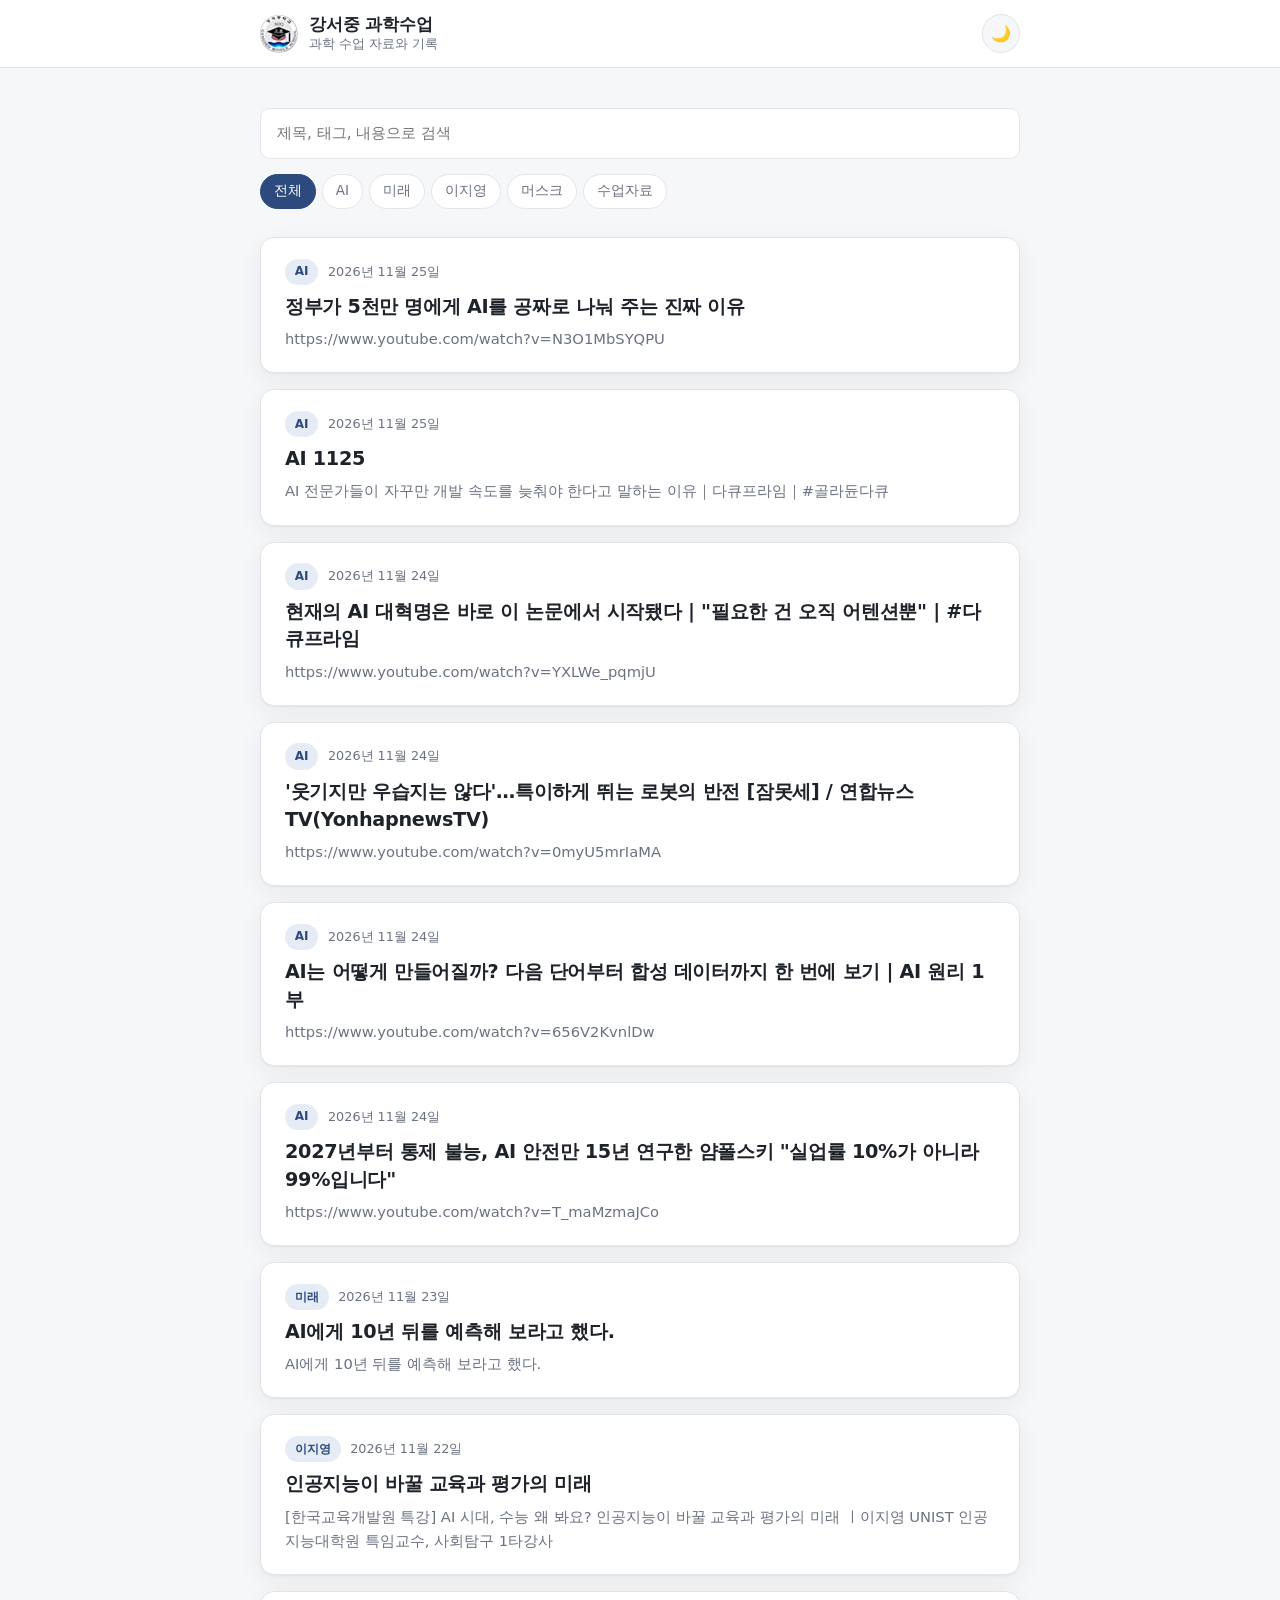
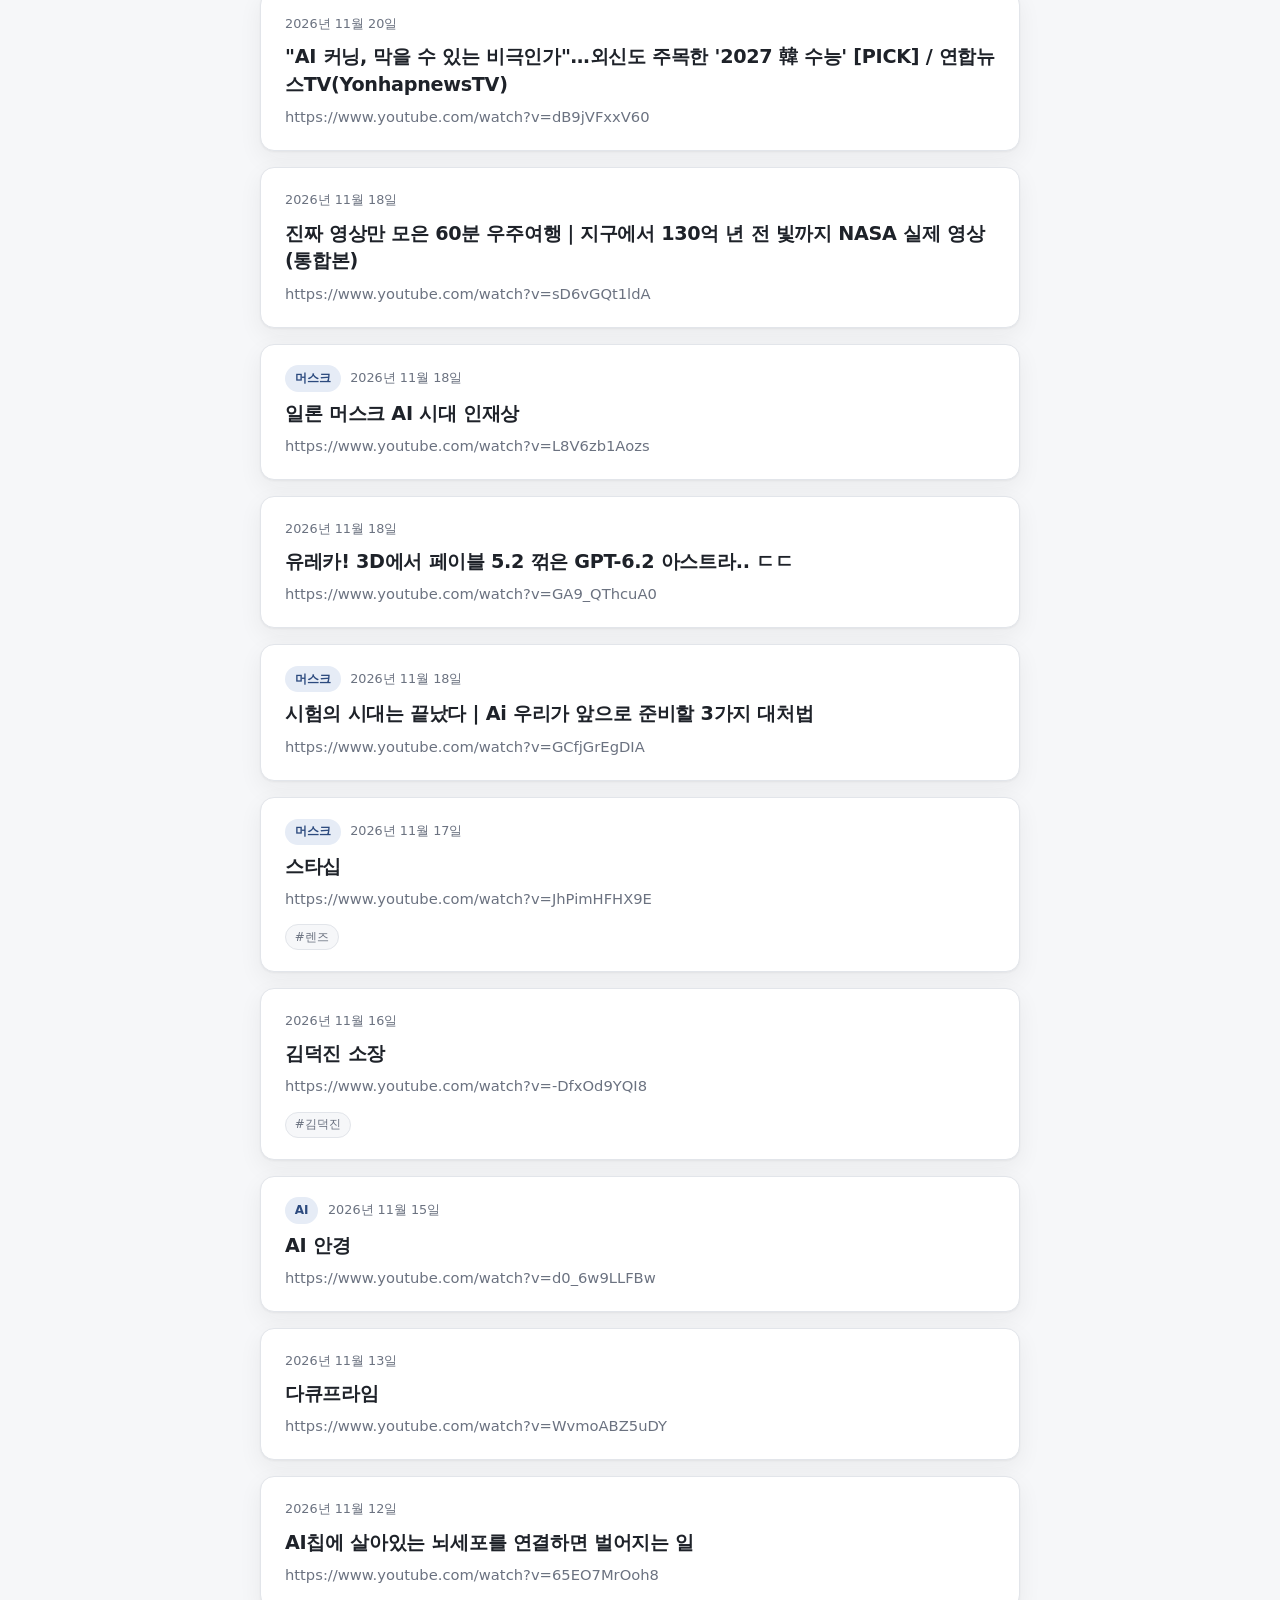
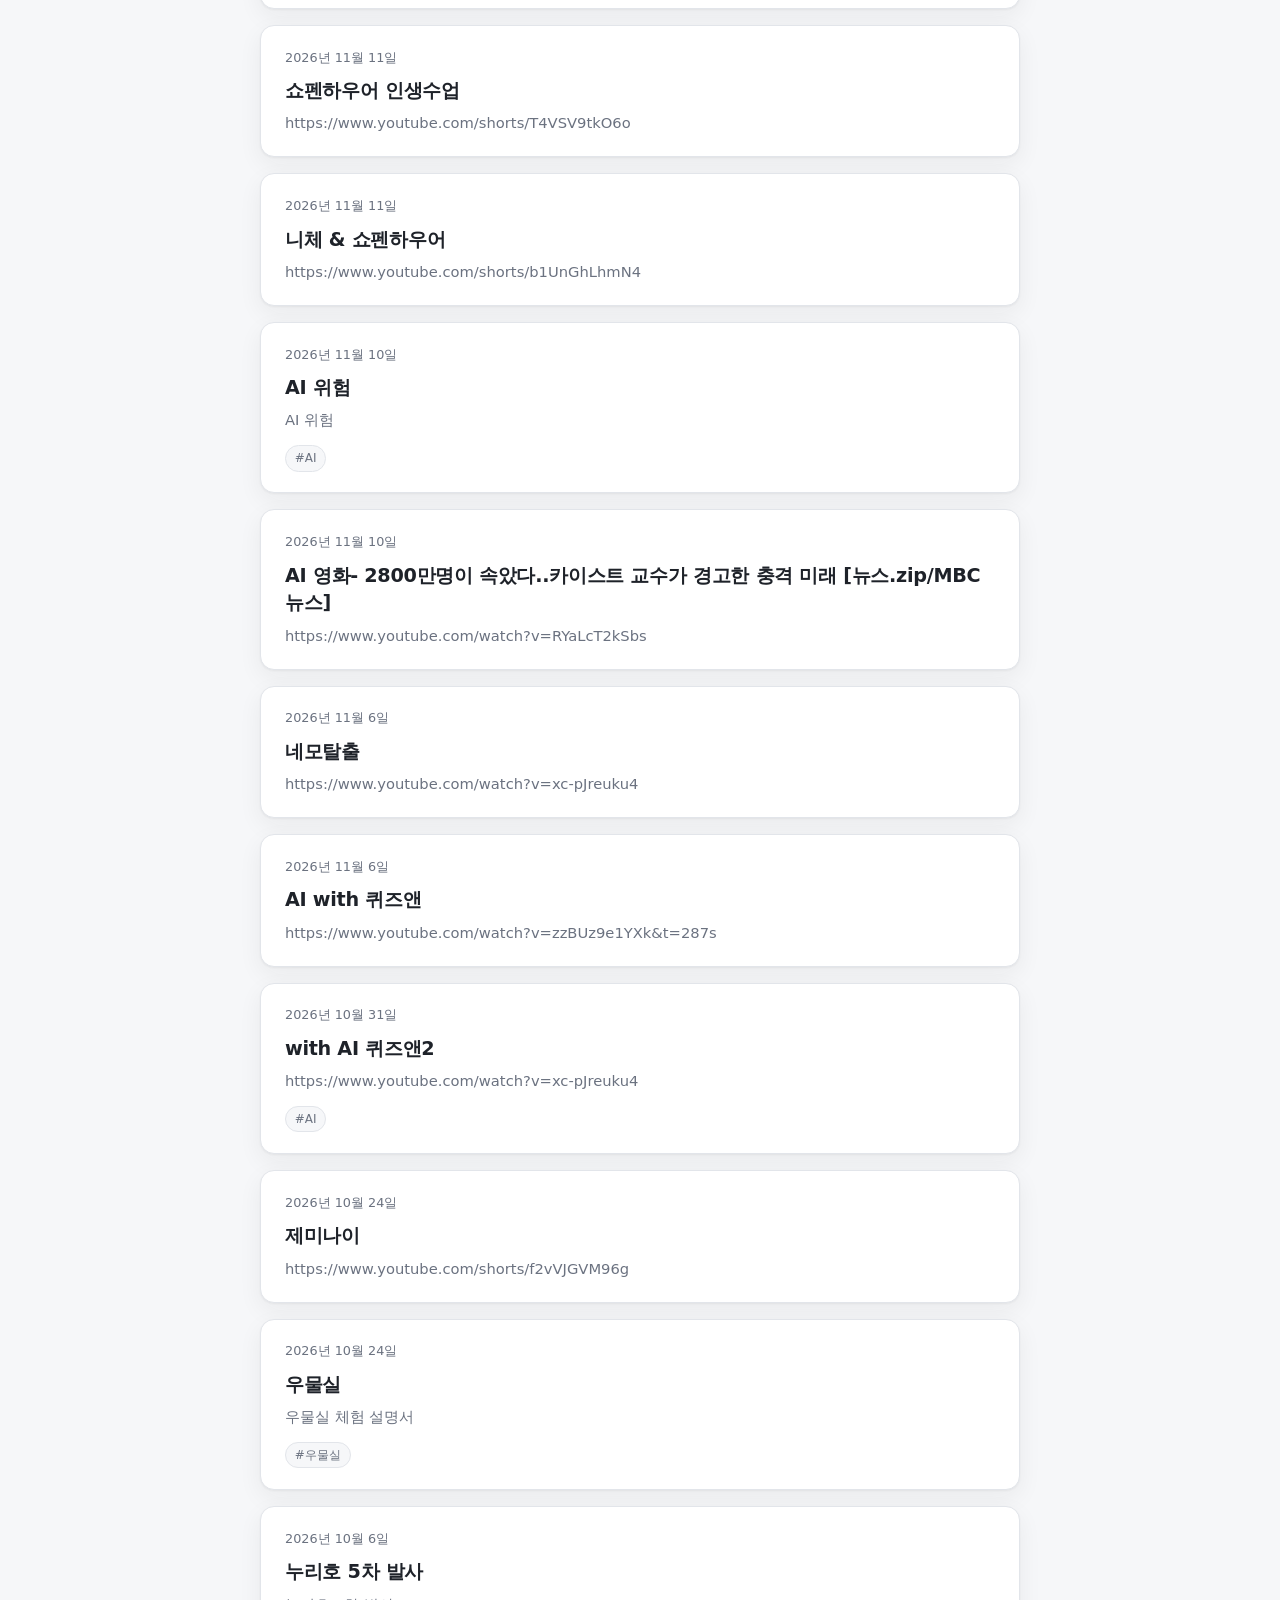
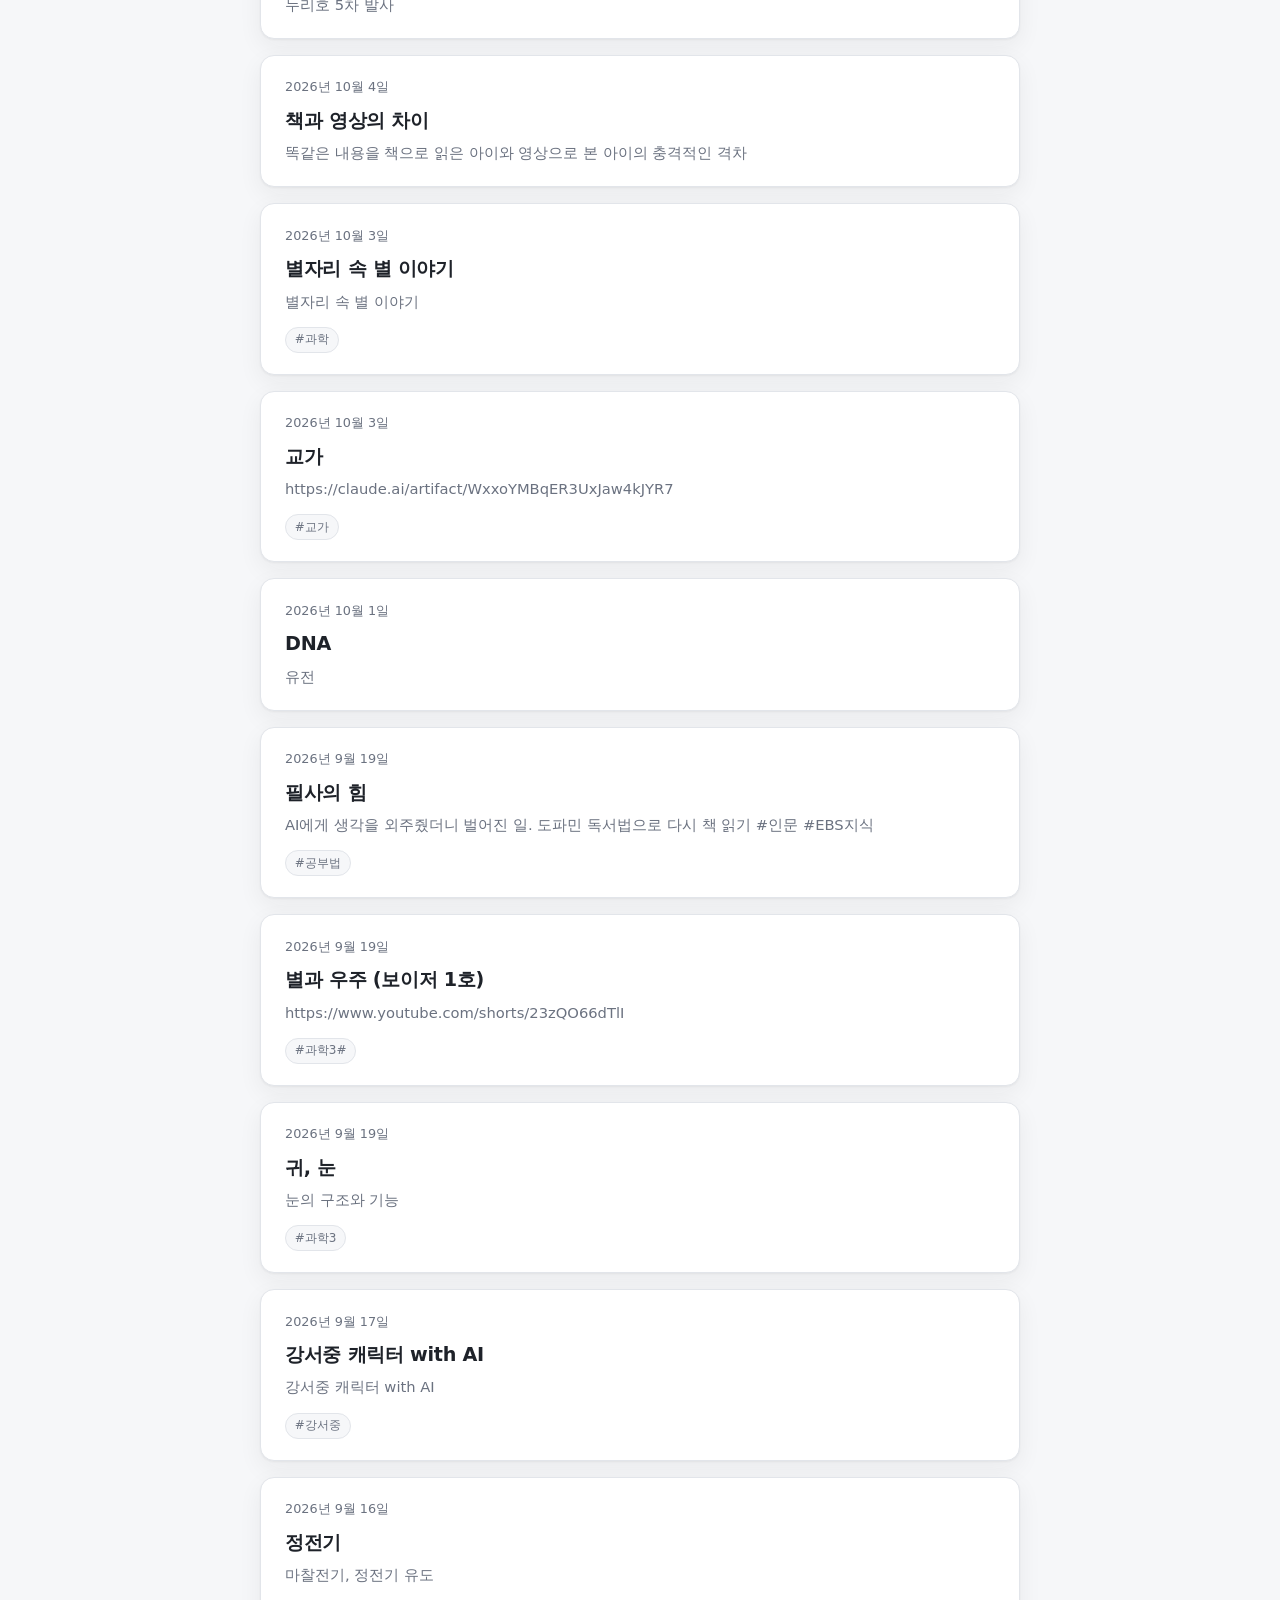
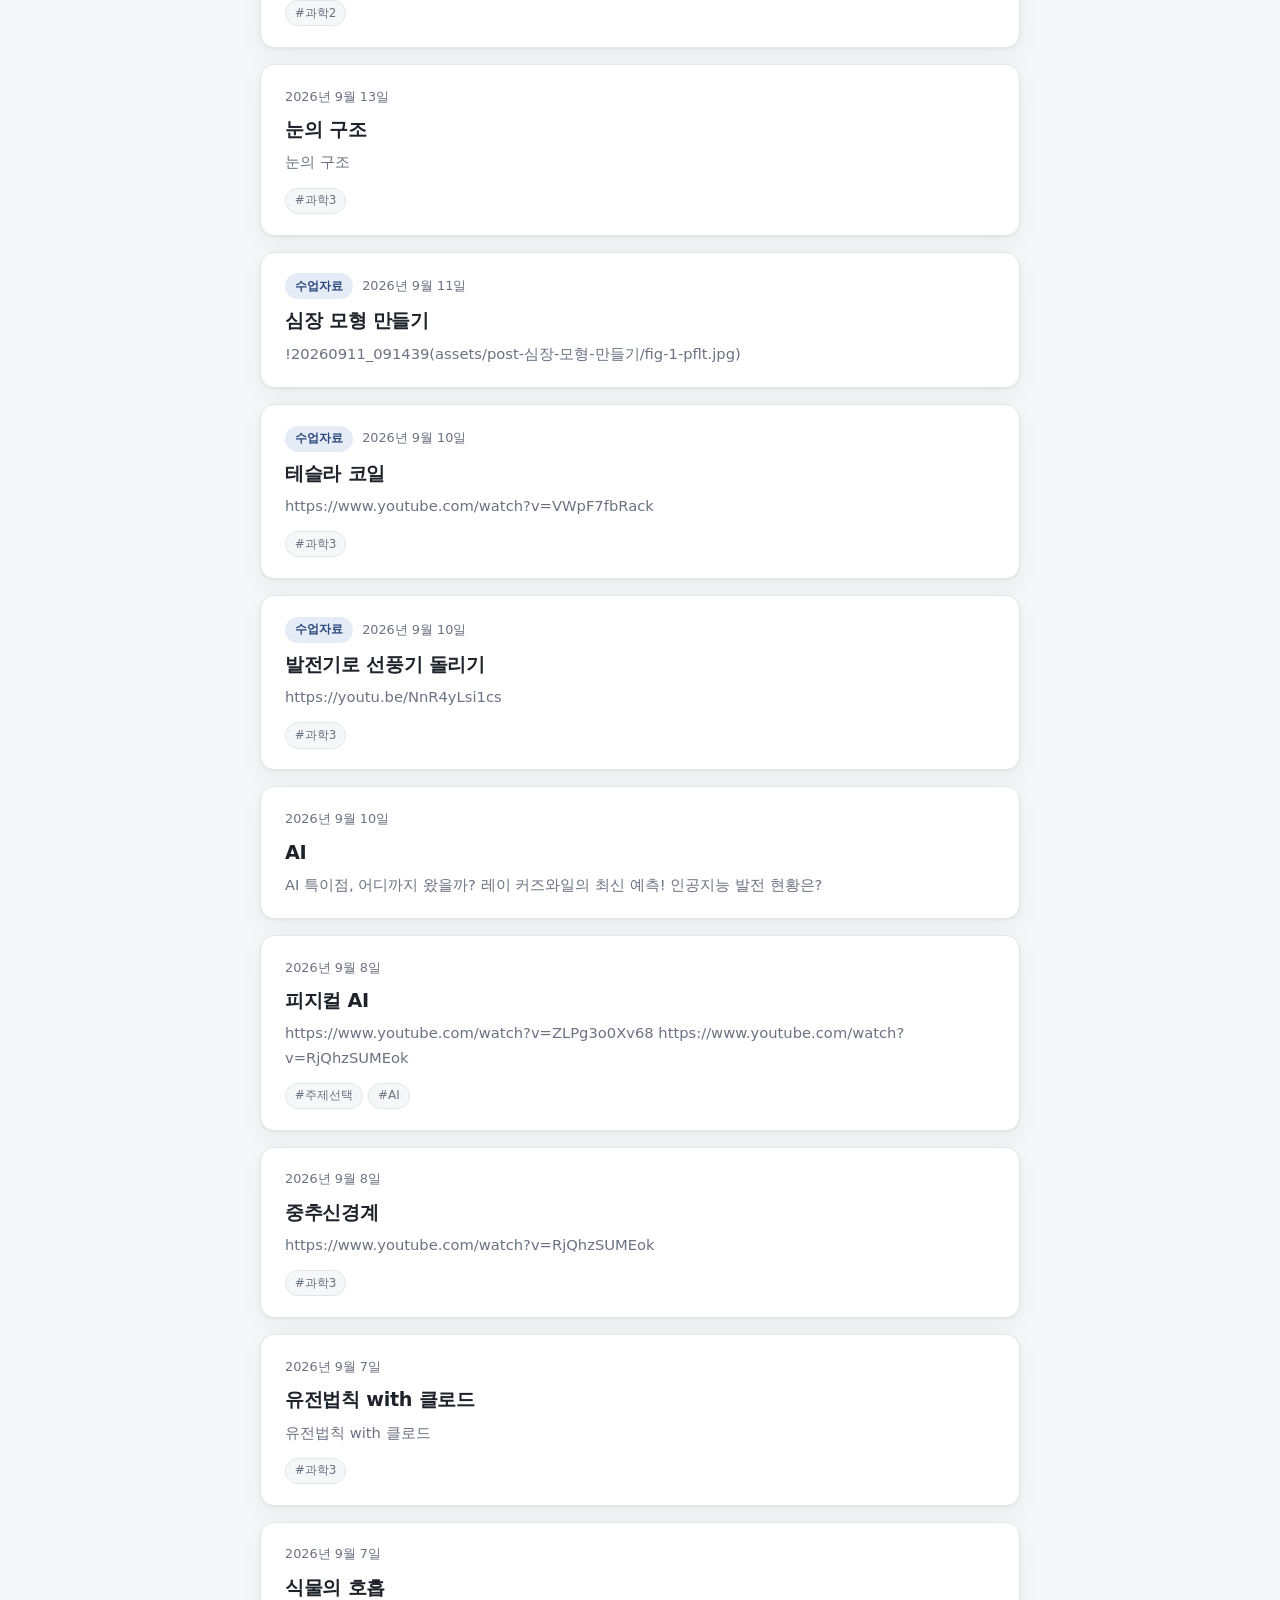
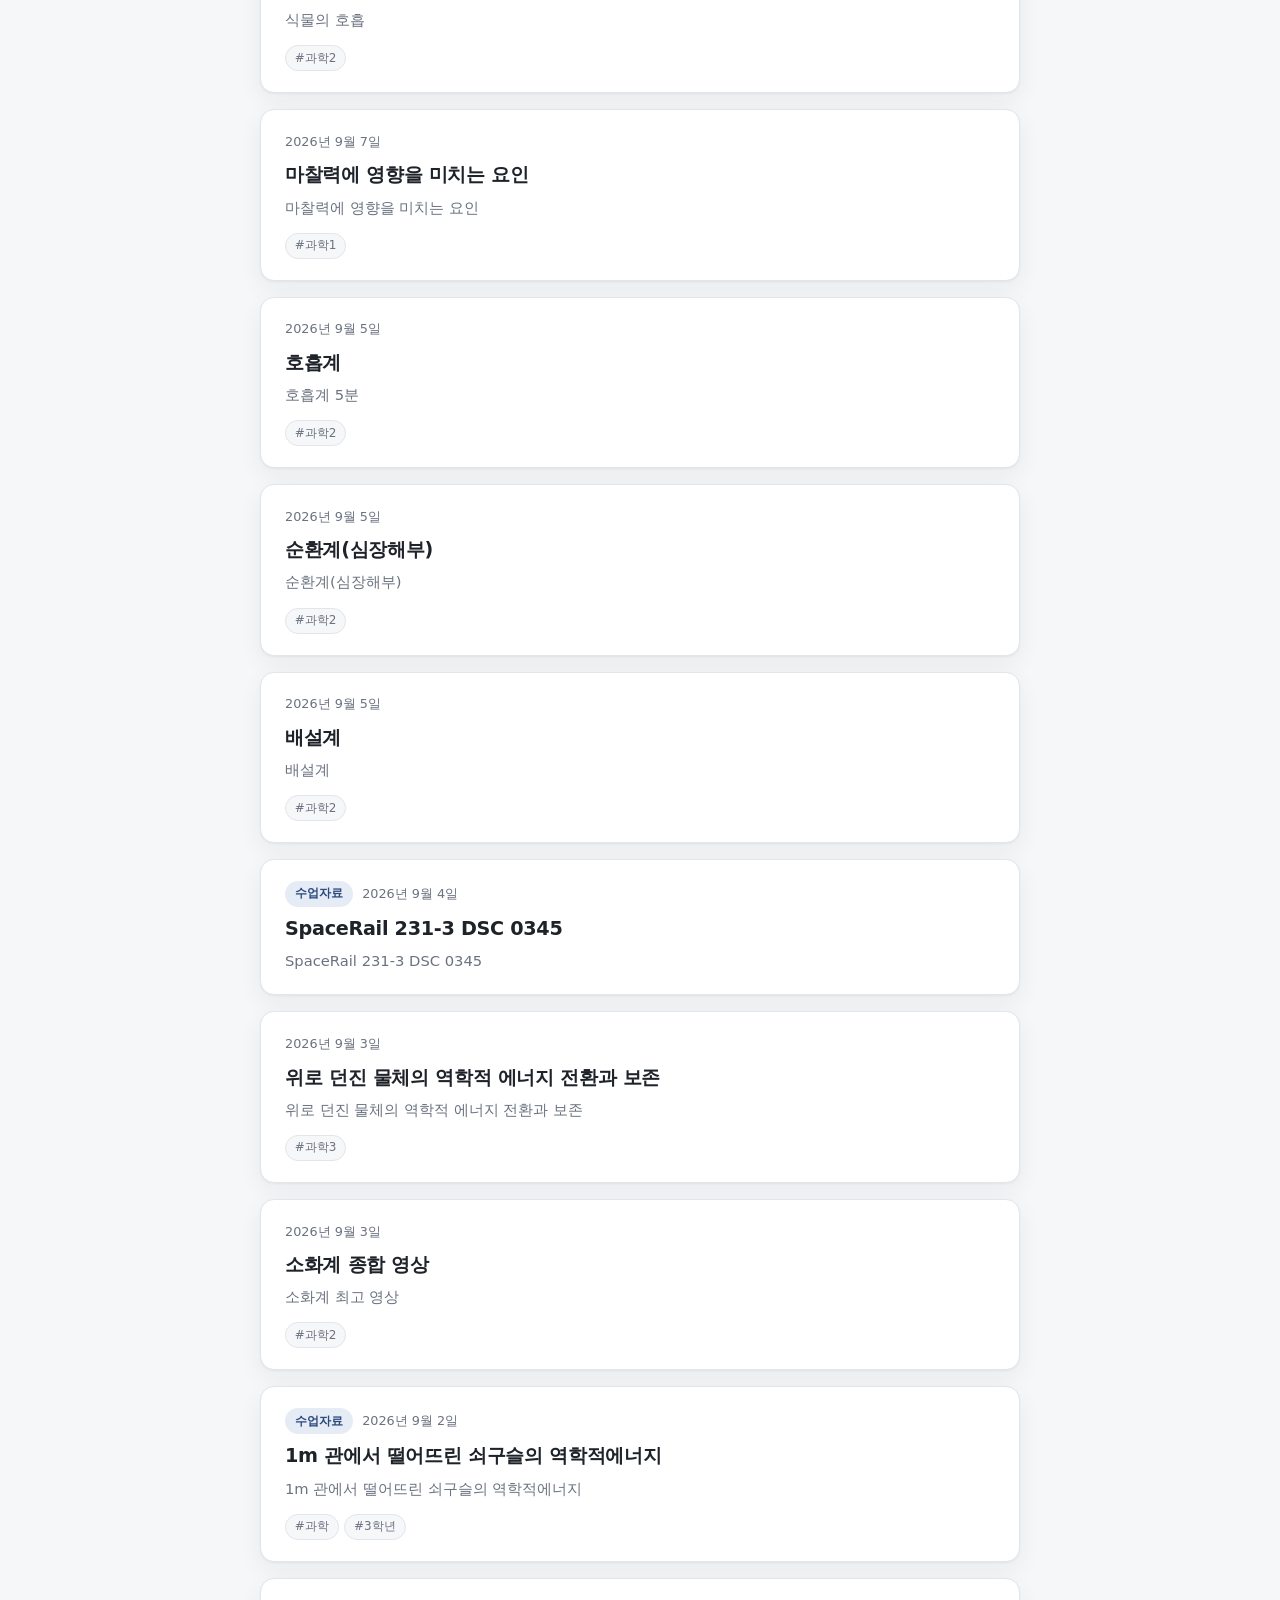
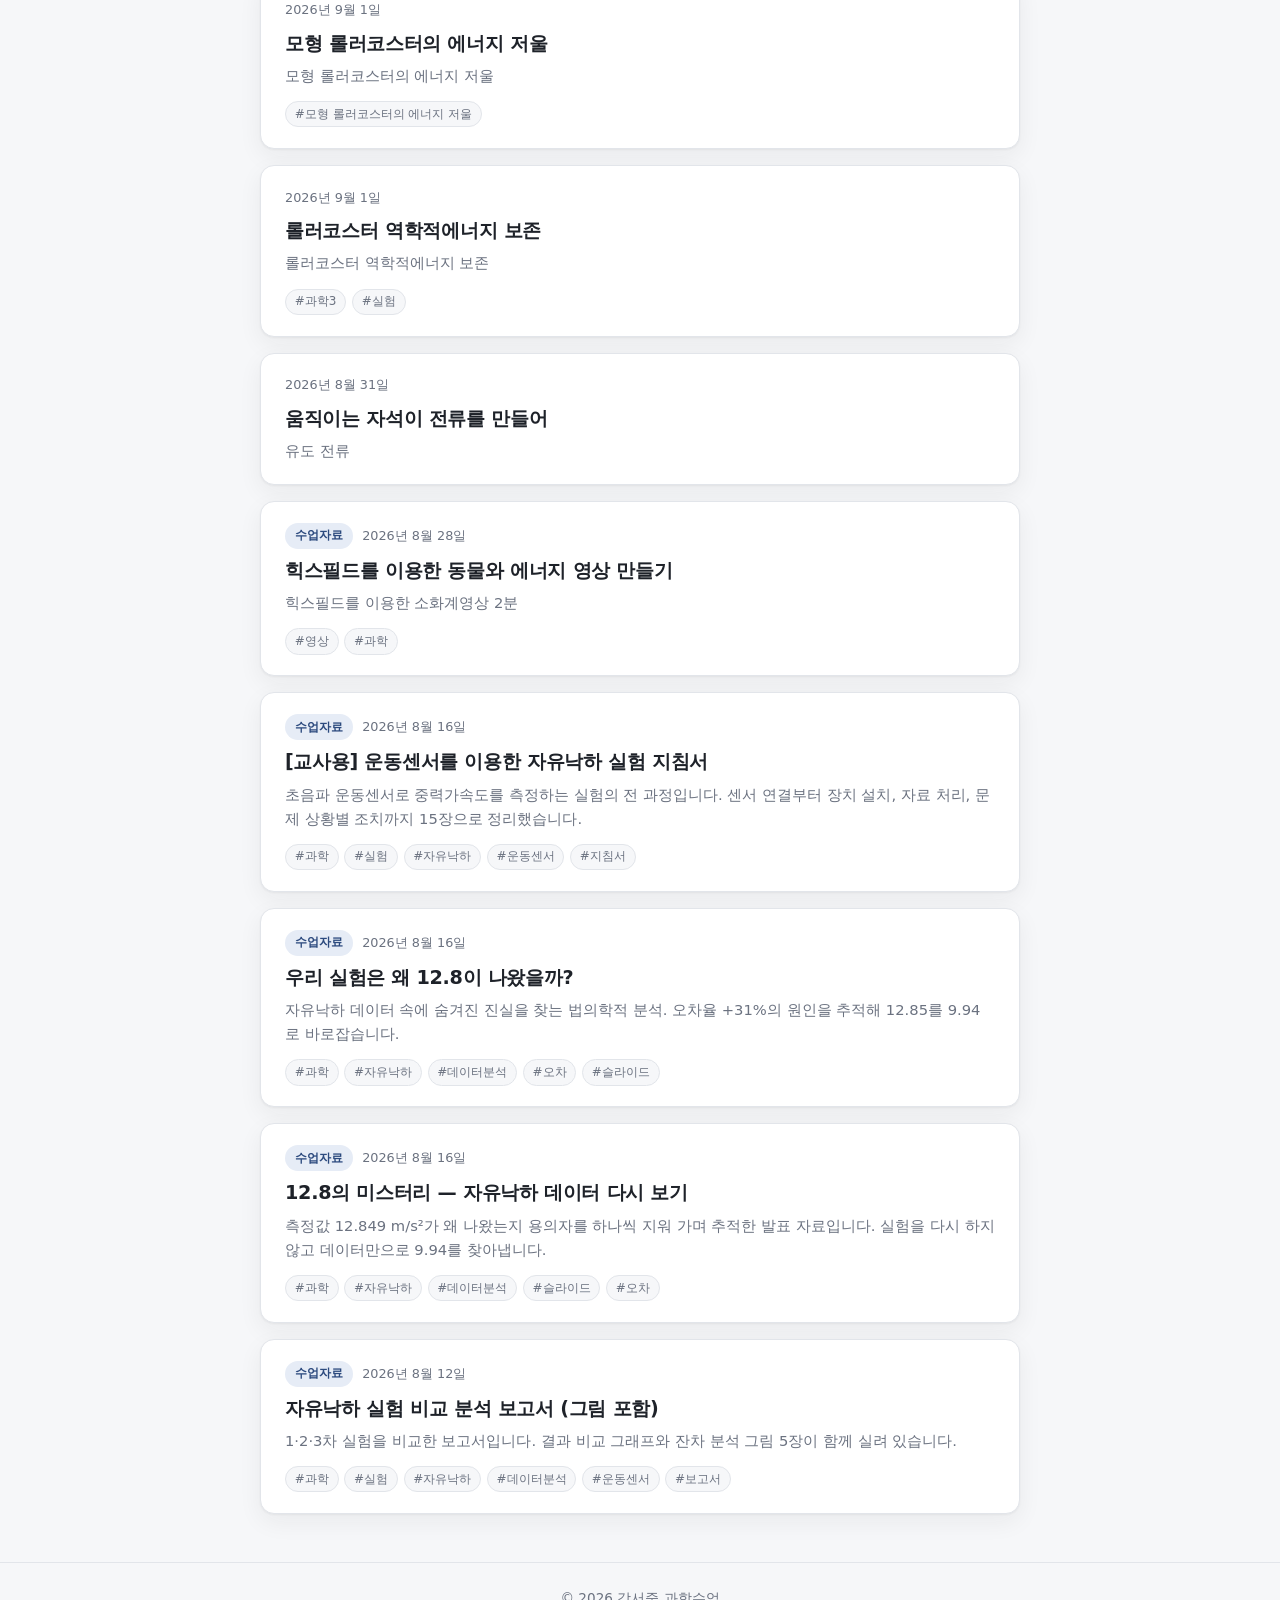
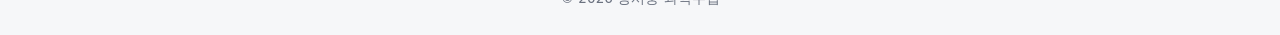
<file: index.html>
<!DOCTYPE html>
<html lang="ko">
<head>
<meta charset="utf-8">
<meta name="viewport" content="width=device-width, initial-scale=1">
<title>강서중 과학수업</title>
<meta name="description" content="강서중학교 과학 수업 자료와 기록">
<meta name="robots" content="noindex, nofollow">
<link rel="icon" href="assets/school-mark.png">
<link rel="stylesheet" href="assets/style.css?v=da4d2831">
</head>
<body>
<header class="site-header">
  <div class="wrap header-inner">
    <a class="brand" href="index.html">
      <img class="brand-mark" src="assets/school-mark.png" alt="강서중학교 교표">
      <span class="brand-text">
        <strong>강서중 과학수업</strong>
        <small>과학 수업 자료와 기록</small>
      </span>
    </a>
    <button class="theme-toggle" type="button" aria-label="다크 모드 전환">🌙</button>
  </div>
</header>

<main class="wrap">
  <div class="toolbar">
    <input class="search" type="search" placeholder="제목, 태그, 내용으로 검색" aria-label="글 검색">
    <div class="categories" role="group" aria-label="분류 선택"></div>
  </div>

  <div class="post-list" aria-live="polite">
    <p class="state">불러오는 중…</p>
  </div>
</main>

<footer class="site-footer">
  <div class="wrap">© <span class="year"></span> 강서중 과학수업</div>
</footer>

<script src="assets/app.js?v=da4d2831"></script>
<script>renderIndex();</script>
</body>
</html>
</file>
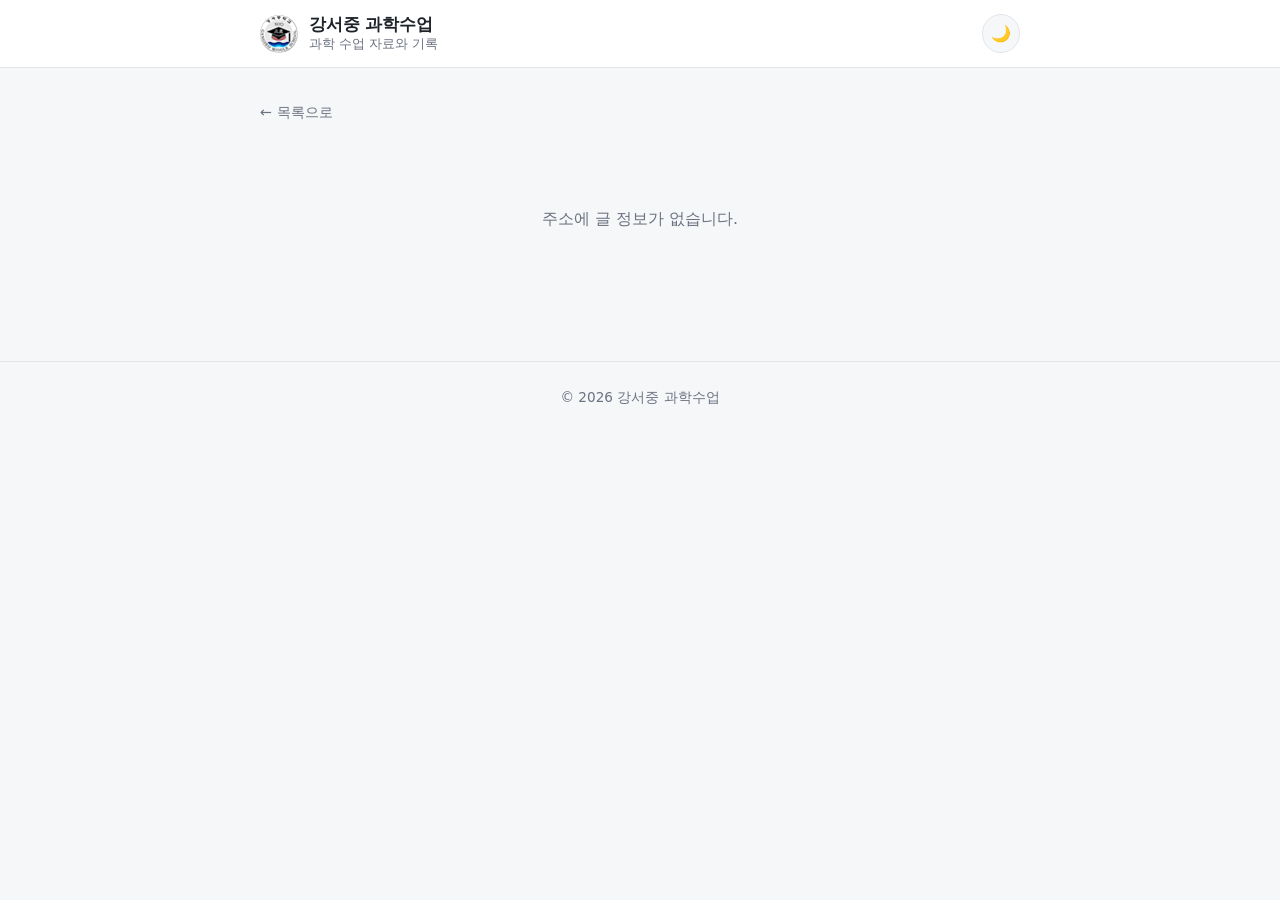
<file: post.html>
<!DOCTYPE html>
<html lang="ko">
<head>
<meta charset="utf-8">
<meta name="viewport" content="width=device-width, initial-scale=1">
<title>강서중 과학수업</title>
<meta name="robots" content="noindex, nofollow">
<link rel="icon" href="assets/school-mark.png">
<link rel="stylesheet" href="assets/style.css?v=da4d2831">
</head>
<body>
<header class="site-header">
  <div class="wrap header-inner">
    <a class="brand" href="index.html">
      <img class="brand-mark" src="assets/school-mark.png" alt="강서중학교 교표">
      <span class="brand-text">
        <strong>강서중 과학수업</strong>
        <small>과학 수업 자료와 기록</small>
      </span>
    </a>
    <button class="theme-toggle" type="button" aria-label="다크 모드 전환">🌙</button>
  </div>
</header>

<main class="wrap">
  <a class="back-link" href="index.html">← 목록으로</a>
  <article class="post">
    <p class="state">불러오는 중…</p>
  </article>
</main>

<footer class="site-footer">
  <div class="wrap">© <span class="year"></span> 강서중 과학수업</div>
</footer>

<script src="assets/app.js?v=da4d2831"></script>
<script>renderPost();</script>
</body>
</html>
</file>
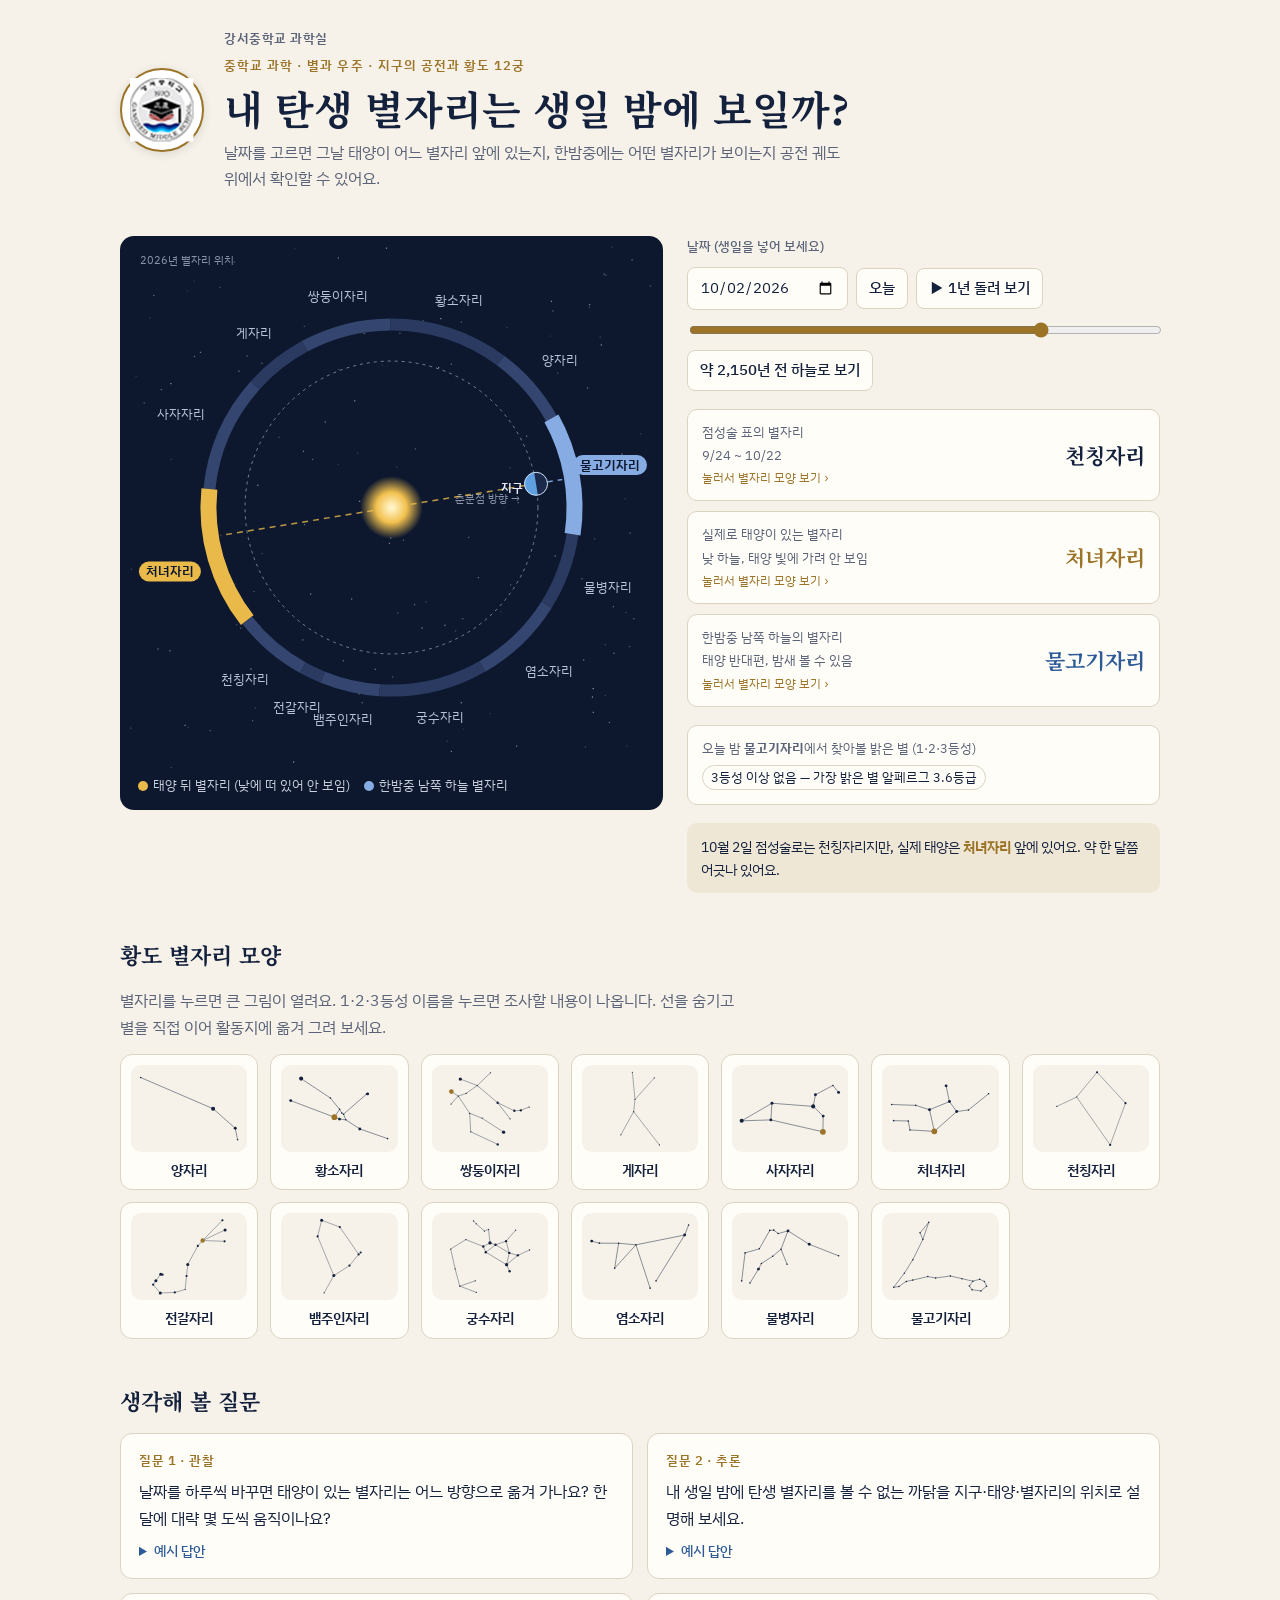
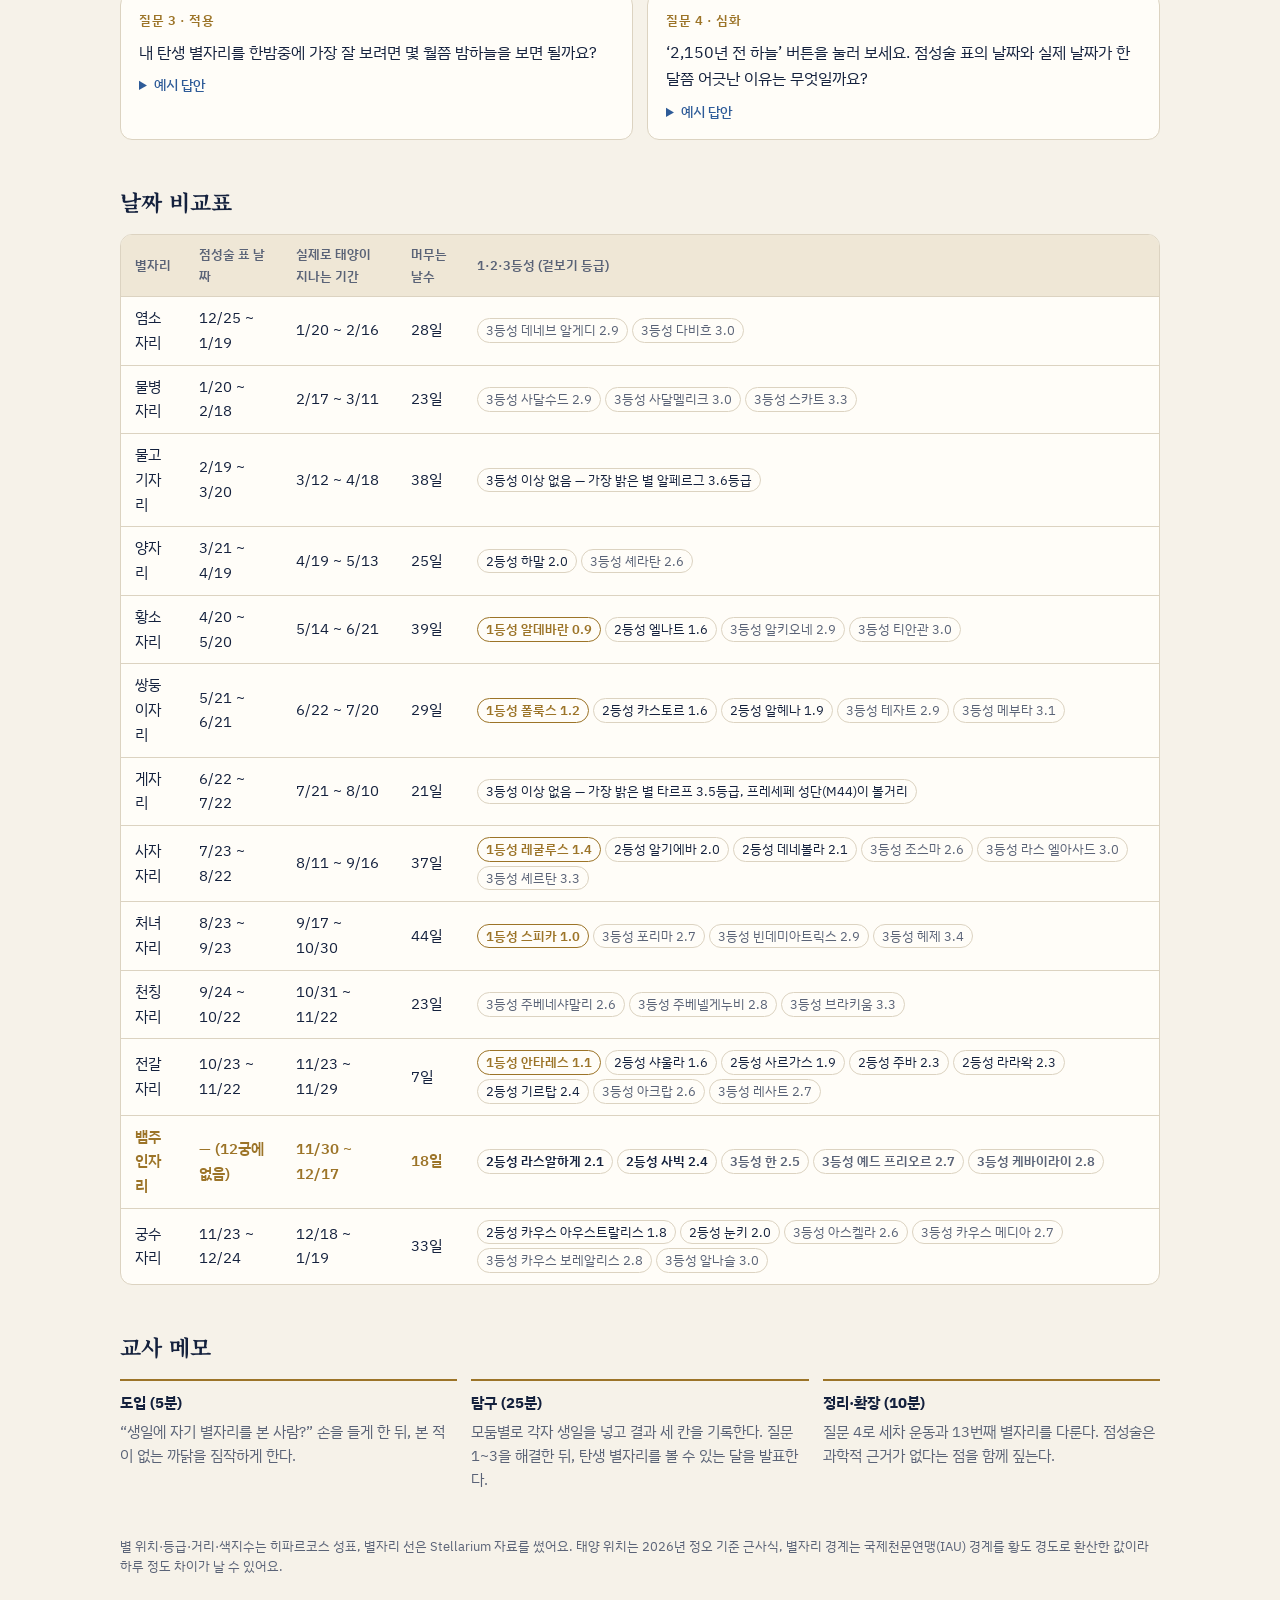
<file: apps/birth-zodiac.html>
<!doctype html><html lang="ko"><head><meta charset=utf8><meta name=viewport content="width=device-width,initial-scale=1,viewport-fit=cover"><style>:root{color-scheme:light;box-sizing:border-box;padding-top:env(safe-area-inset-top,0px);padding-bottom:env(safe-area-inset-bottom,0px)}html{scroll-padding-top:env(safe-area-inset-top,0px)}body{margin:0;padding:0;font:14px -apple-system,BlinkMacSystemFont,sans-serif;background:#faf9f5;color:#141413}img{max-width:100%}[hidden]:not([hidden=until-found i]){display:none!important}</style><title>탄생 별자리의 비밀</title><link rel="icon" href="../assets/school-mark.png"></head><body>

<link rel="preconnect" href="https://fonts.googleapis.com">
<link rel="stylesheet" href="https://fonts.googleapis.com/css2?family=Noto+Serif+KR:wght@500;700&family=IBM+Plex+Sans+KR:wght@400;500;600&display=swap">
<style>
/* Layout: 한 장짜리 수업 화면 — 위에 궤도 시뮬레이터(좌 캔버스·우 결과), 아래로 발문 → 비교표 → 교사 메모 */
:root{
  --bg:#F6F2E9; --surface:#FFFDF8; --ink:#14213D; --muted:#5A6377; --line:#DCD3C1;
  --gold:#9C7428; --blue:#2E5B98; --chip:#EFE7D6;
  --display:"Noto Serif KR","Nanum Myeongjo",serif;
  --body:"IBM Plex Sans KR","Apple SD Gothic Neo","Malgun Gothic",sans-serif;
}
@media (prefers-color-scheme: dark){:root:not([data-theme="light"]){
  --bg:#0B1324; --surface:#121C33; --ink:#ECE6D8; --muted:#A2A9B8; --line:#27324D;
  --gold:#D4AA5C; --blue:#86ACE3; --chip:#1A2642; color-scheme:dark}}
:root[data-theme="dark"]{
  --bg:#0B1324; --surface:#121C33; --ink:#ECE6D8; --muted:#A2A9B8; --line:#27324D;
  --gold:#D4AA5C; --blue:#86ACE3; --chip:#1A2642; color-scheme:dark}
*{box-sizing:border-box}[hidden]{display:none!important}
body{background:var(--bg);color:var(--ink);font-family:var(--body);font-size:16px;line-height:1.65}
.wrap{max-width:1080px;margin:0 auto;padding-inline:20px;padding-block:28px 64px;display:flex;flex-direction:column;gap:44px}
header{display:flex;align-items:center;gap:20px}
header .htxt{display:flex;flex-direction:column;gap:6px;min-width:0}
.badge{flex:none;width:84px;height:84px;border-radius:50%;background:#fff;border:2px solid var(--gold);padding:8px;box-shadow:0 2px 10px rgba(20,33,61,.12)}
.badge img{width:100%;height:100%;object-fit:contain;display:block}
.school{font-size:13px;color:var(--muted);font-weight:600;letter-spacing:.04em}
@media (max-width:520px){header{flex-direction:column;align-items:flex-start;gap:12px}.badge{width:64px;height:64px;padding:6px}}
.eyebrow{font-size:13px;letter-spacing:.08em;color:var(--gold);font-weight:600}
h1{font-family:var(--display);font-size:clamp(28px,5vw,40px);line-height:1.25;margin:0;text-wrap:balance}
h2{font-family:var(--display);font-size:22px;margin:0 0 14px;text-wrap:balance}
.lede{color:var(--muted);max-width:62ch;margin:0}
.sim{display:grid;grid-template-columns:minmax(0,1.15fr) minmax(0,1fr);gap:24px;align-items:start}
@media (max-width:800px){.sim{grid-template-columns:1fr}}
.stage{background:#0D182F;border-radius:14px;padding:10px;position:relative}
canvas{display:block;width:100%;height:auto;aspect-ratio:1/1;max-width:100%}
.legend{display:flex;flex-wrap:wrap;gap:6px 14px;padding:6px 8px 4px;font-size:12.5px;color:#C9CFDB}
.legend i{display:inline-block;width:10px;height:10px;border-radius:50%;margin-right:5px;vertical-align:-1px}
.panel{display:flex;flex-direction:column;gap:18px;min-width:0}
.controls{display:flex;flex-direction:column;gap:10px}
.row{display:flex;flex-wrap:wrap;gap:8px;align-items:center}
label.lbl{font-size:13px;color:var(--muted);font-weight:500}
input[type=date],button{font:inherit;font-size:15px;color:var(--ink);background:var(--surface);border:1px solid var(--line);border-radius:8px;padding:7px 12px}
button{cursor:pointer;font-weight:500}
button:hover{border-color:var(--gold)}
button[aria-pressed="true"]{background:var(--gold);color:var(--surface);border-color:var(--gold)}
:focus-visible{outline:2px solid var(--blue);outline-offset:2px}
input[type=range]{width:100%;accent-color:var(--gold)}
.results{display:grid;gap:10px}
.res{background:var(--surface);border:1px solid var(--line);border-radius:10px;padding:12px 14px;display:grid;grid-template-columns:1fr auto;gap:2px 12px;align-items:baseline}
.res .k{font-size:13px;color:var(--muted)}
.res .v{font-family:var(--display);font-size:21px;font-weight:700;grid-row:1/4;grid-column:2;align-self:center}
.res .d{font-size:13px;color:var(--muted);grid-column:1}
.res.sun .v{color:var(--gold)} .res.night .v{color:var(--blue)}
.note{font-size:14px;background:var(--chip);border-radius:10px;padding:12px 14px;margin:0}
.note b{color:var(--gold)}
.qs{display:grid;grid-template-columns:repeat(2,minmax(0,1fr));gap:14px}
@media (max-width:700px){.qs{grid-template-columns:1fr}}
.q{background:var(--surface);border:1px solid var(--line);border-radius:12px;padding:16px 18px;display:flex;flex-direction:column;gap:8px}
.q .n{font-size:12.5px;color:var(--gold);font-weight:600;letter-spacing:.05em}
.q p{margin:0}
details summary{cursor:pointer;color:var(--blue);font-size:14px;font-weight:500}
details[open] summary{margin-bottom:6px}
details div{font-size:14.5px;color:var(--muted)}
.tbl{overflow-x:auto;border:1px solid var(--line);border-radius:12px;background:var(--surface)}
table{border-collapse:collapse;width:100%;min-width:760px;font-size:15px;font-variant-numeric:tabular-nums}
th,td{padding:9px 14px;text-align:left;border-bottom:1px solid var(--line)}
th{font-size:13px;color:var(--muted);font-weight:600;background:var(--chip)}
tr:last-child td{border-bottom:0}
tr.hl td{color:var(--gold);font-weight:600}
.st{display:inline-block;font-size:12.5px;line-height:1.5;padding:1px 8px;border-radius:99px;margin:2px 4px 2px 0;border:1px solid var(--line);white-space:nowrap}
.st.g1{border-color:var(--gold);color:var(--gold);font-weight:600}.st.g2{color:var(--ink)}.st.g3{color:var(--muted)}
.none{font-size:12.5px;color:var(--muted)}
.obs{background:var(--surface);border:1px solid var(--line);border-radius:10px;padding:12px 14px;font-size:14px}
.obs .k{font-size:13px;color:var(--muted);display:block;margin-bottom:4px}
.res{cursor:pointer;text-align:left;font:inherit;color:inherit;width:100%;transition:border-color .15s}
.res:hover{border-color:var(--gold)}
.res .more{font-size:12px;color:var(--gold);grid-column:1}
button.st{font:inherit;font-size:12.5px;background:var(--surface);cursor:pointer}
button.st:hover{border-color:var(--blue)}
.gal{display:grid;grid-template-columns:repeat(auto-fill,minmax(128px,1fr));gap:12px}
.gal button{background:var(--surface);border:1px solid var(--line);border-radius:12px;padding:10px 10px 8px;display:flex;flex-direction:column;gap:6px;align-items:stretch;cursor:pointer;font:inherit;color:var(--ink)}
.gal button:hover{border-color:var(--gold)}
.gal svg{width:100%;height:auto;aspect-ratio:4/3}
.gal span{font-size:14px;font-weight:600;text-align:center}
.dlg{position:fixed;inset:0;background:rgba(8,14,28,.55);display:flex;align-items:center;justify-content:center;padding:16px;z-index:10}
.box{background:var(--surface);color:var(--ink);border-radius:14px;max-width:980px;width:100%;max-height:calc(100vh - 32px);overflow:auto;padding:18px 20px;display:flex;flex-direction:column;gap:12px}
.bhead{display:flex;align-items:center;justify-content:space-between;gap:10px;flex-wrap:wrap}
.bhead h3{font-family:var(--display);font-size:24px;margin:0}
.bhead small{color:var(--muted);font-size:13px;display:block}
.tgl{display:flex;flex-wrap:wrap;gap:6px}
.tgl button{font-size:13px;padding:5px 10px}
.bbody{display:grid;grid-template-columns:minmax(0,1.35fr) minmax(0,1fr);gap:18px;align-items:start}
@media (max-width:760px){.bbody{grid-template-columns:1fr}}
.chart{border:1px solid var(--line);border-radius:10px;background:var(--bg)}
.chart svg{display:block;width:100%;height:auto}
.chart .gr{stroke:var(--line);stroke-width:.004}
.chart .ln{stroke:var(--ink);stroke-width:.007;opacity:.7}
.chart .s0,.chart .s2,.chart .s3{fill:var(--ink)}
.chart .s1{fill:var(--gold)}
.chart .hit{fill:transparent;cursor:pointer}
.chart .lb{font-family:var(--body);fill:var(--ink)}
.chart .lb.sel{fill:var(--blue);font-weight:600}
.chart .ld{stroke:var(--muted);stroke-width:.003}
.chart .ring{fill:none;stroke:var(--blue);stroke-width:.006}
.hide-lines .ln,.hide-names .lb,.hide-names .ld,.hide-grid .gr{display:none}
.info{display:flex;flex-direction:column;gap:10px;min-width:0}
.info h4{font-family:var(--display);font-size:19px;margin:0}
.info .sub{font-size:13.5px;color:var(--muted)}
.rt{width:100%;border-collapse:collapse;font-size:14px;min-width:0}
.rt td{border-bottom:1px solid var(--line);padding:7px 6px;vertical-align:top}
.rt td:first-child{font-weight:600}
.rt td:last-child{text-align:right}
.rt .hint{color:var(--muted);font-size:12.5px;display:block;font-weight:400;line-height:1.5}
.rt .ans{color:var(--blue);font-weight:600;white-space:nowrap}
.rt .ans.blur{color:transparent;text-shadow:0 0 7px var(--muted);user-select:none}
.tip{font-size:13px;color:var(--muted);margin:0}
.memo{display:grid;grid-template-columns:repeat(3,minmax(0,1fr));gap:14px}
@media (max-width:760px){.memo{grid-template-columns:1fr}}
.memo div{border-top:2px solid var(--gold);padding-top:10px}
.memo h3{font-size:15px;margin:0 0 4px}
.memo p{margin:0;font-size:14.5px;color:var(--muted)}
footer{font-size:12.5px;color:var(--muted)}
@media (prefers-reduced-motion:reduce){*{scroll-behavior:auto}}
</style>

<div class="wrap">
  <header>
    <div class="badge"><img src="../assets/school-mark.png" alt="강서중학교 교표"></div>
    <div class="htxt">
    <span class="school">강서중학교 과학실</span>
    <span class="eyebrow">중학교 과학 · 별과 우주 · 지구의 공전과 황도 12궁</span>
    <h1>내 탄생 별자리는 생일 밤에 보일까?</h1>
    <p class="lede">날짜를 고르면 그날 태양이 어느 별자리 앞에 있는지, 한밤중에는 어떤 별자리가 보이는지 공전 궤도 위에서 확인할 수 있어요.</p>
    </div>
  </header>

  <section class="sim" aria-label="공전 궤도 시뮬레이터">
    <div class="stage">
      <canvas id="cv" width="560" height="560" aria-label="태양, 지구 공전 궤도, 황도 별자리 그림"></canvas>
      <div class="legend">
        <span><i style="background:#E9B949"></i>태양 뒤 별자리 (낮에 떠 있어 안 보임)</span>
        <span><i style="background:#86ACE3"></i>한밤중 남쪽 하늘 별자리</span>
      </div>
    </div>
    <div class="panel">
      <div class="controls">
        <label class="lbl" for="date">날짜 (생일을 넣어 보세요)</label>
        <div class="row">
          <input type="date" id="date" value="2026-10-02">
          <button id="today">오늘</button>
          <button id="play" aria-pressed="false">▶ 1년 돌려 보기</button>
        </div>
        <input type="range" id="slider" min="0" max="364" value="274" aria-label="날짜 슬라이더">
        <div class="row">
          <button id="past" aria-pressed="false">약 2,150년 전 하늘로 보기</button>
        </div>
      </div>
      <div class="results">
        <button class="res" id="cAstro"><span class="k">점성술 표의 별자리</span><span class="d" id="rAstroD"></span><span class="more">눌러서 별자리 모양 보기 ›</span><span class="v" id="rAstro"></span></button>
        <button class="res sun" id="cSun"><span class="k">실제로 태양이 있는 별자리</span><span class="d">낮 하늘, 태양 빛에 가려 안 보임</span><span class="more">눌러서 별자리 모양 보기 ›</span><span class="v" id="rSun"></span></button>
        <button class="res night" id="cNight"><span class="k">한밤중 남쪽 하늘의 별자리</span><span class="d">태양 반대편, 밤새 볼 수 있음</span><span class="more">눌러서 별자리 모양 보기 ›</span><span class="v" id="rNight"></span></button>
      </div>
      <div class="obs"><span class="k">오늘 밤 <b id="obsName"></b>에서 찾아볼 밝은 별 (1·2·3등성)</span><div id="obsStars"></div></div>
      <p class="note" id="msg"></p>
    </div>
  </section>

  <section>
    <h2>황도 별자리 모양</h2>
    <p class="lede" style="margin-bottom:14px">별자리를 누르면 큰 그림이 열려요. 1·2·3등성 이름을 누르면 조사할 내용이 나옵니다. 선을 숨기고 별을 직접 이어 활동지에 옮겨 그려 보세요.</p>
    <div class="gal" id="gal"></div>
  </section>

  <section>
    <h2>생각해 볼 질문</h2>
    <div class="qs">
      <div class="q"><span class="n">질문 1 · 관찰</span><p>날짜를 하루씩 바꾸면 태양이 있는 별자리는 어느 방향으로 옮겨 가나요? 한 달에 대략 몇 도씩 움직이나요?</p>
        <details><summary>예시 답안</summary><div>지구가 서쪽에서 동쪽으로 공전하므로 태양은 별자리 사이를 서→동으로 하루 약 1°, 한 달에 약 30°씩 이동해 보인다(태양의 연주 운동). 1년 뒤 제자리로 돌아온다.</div></details></div>
      <div class="q"><span class="n">질문 2 · 추론</span><p>내 생일 밤에 탄생 별자리를 볼 수 없는 까닭을 지구·태양·별자리의 위치로 설명해 보세요.</p>
        <details><summary>예시 답안</summary><div>탄생 별자리는 생일에 지구에서 볼 때 태양과 같은 방향에 있다. 그래서 태양과 함께 낮에 떠서 햇빛에 가려 보이지 않는다. 생일 무렵 밤에는 반대편 별자리가 보인다.</div></details></div>
      <div class="q"><span class="n">질문 3 · 적용</span><p>내 탄생 별자리를 한밤중에 가장 잘 보려면 몇 월쯤 밤하늘을 보면 될까요?</p>
        <details><summary>예시 답안</summary><div>지구가 태양 반대편으로 반 바퀴 돈 뒤, 즉 생일에서 약 6개월 전후에 한밤중 남쪽 하늘에서 볼 수 있다. 시뮬레이터에서 파란색이 내 별자리가 되는 날짜를 찾아 확인한다.</div></details></div>
      <div class="q"><span class="n">질문 4 · 심화</span><p>‘2,150년 전 하늘’ 버튼을 눌러 보세요. 점성술 표의 날짜와 실제 날짜가 한 달쯤 어긋난 이유는 무엇일까요?</p>
        <details><summary>예시 답안</summary><div>지구 자전축이 팽이처럼 약 2만 6천 년 주기로 돌아(세차 운동) 춘분점이 별자리 사이에서 조금씩 서쪽으로 옮겨 간다. 점성술 날짜는 약 2천 년 전 하늘에 맞춰 정해져, 지금은 약 30°(한 달) 차이가 난다. 또 태양은 뱀주인자리도 지나지만 12궁에는 들어 있지 않다.</div></details></div>
    </div>
  </section>

  <section>
    <h2>날짜 비교표</h2>
    <div class="tbl"><table>
      <thead><tr><th>별자리</th><th>점성술 표 날짜</th><th>실제로 태양이 지나는 기간</th><th>머무는 날수</th><th>1·2·3등성 (겉보기 등급)</th></tr></thead>
      <tbody id="tbody"></tbody>
    </table></div>
  </section>

  <section>
    <h2>교사 메모</h2>
    <div class="memo">
      <div><h3>도입 (5분)</h3><p>“생일에 자기 별자리를 본 사람?” 손을 들게 한 뒤, 본 적이 없는 까닭을 짐작하게 한다.</p></div>
      <div><h3>탐구 (25분)</h3><p>모둠별로 각자 생일을 넣고 결과 세 칸을 기록한다. 질문 1~3을 해결한 뒤, 탄생 별자리를 볼 수 있는 달을 발표한다.</p></div>
      <div><h3>정리·확장 (10분)</h3><p>질문 4로 세차 운동과 13번째 별자리를 다룬다. 점성술은 과학적 근거가 없다는 점을 함께 짚는다.</p></div>
    </div>
  </section>

  <div class="dlg" id="dlg" hidden role="dialog" aria-modal="true" aria-labelledby="dTitle">
    <div class="box">
      <div class="bhead">
        <div><h3 id="dTitle"></h3><small>위쪽이 북쪽, 왼쪽이 동쪽 (밤하늘을 올려다본 방향) · 격자 한 칸 = 5°</small></div>
        <div class="tgl">
          <button id="tLines" aria-pressed="true">별자리 선</button>
          <button id="tNames" aria-pressed="true">별 이름</button>
          <button id="tGrid" aria-pressed="true">격자</button>
          <button id="dClose">닫기 ✕</button>
        </div>
      </div>
      <div class="bbody">
        <div class="chart" id="chart"></div>
        <div class="info" id="info"></div>
      </div>
    </div>
  </div>

  <footer>별 위치·등급·거리·색지수는 히파르코스 성표, 별자리 선은 Stellarium 자료를 썼어요. 태양 위치는 2026년 정오 기준 근사식, 별자리 경계는 국제천문연맹(IAU) 경계를 황도 경도로 환산한 값이라 하루 정도 차이가 날 수 있어요.</footer>
</div>

<script>
// 별자리: 이름, 황도 경도 시작값(°, J2000 근사)
const CONS=[
 ['양자리',29.1],['황소자리',53.5],['쌍둥이자리',90.4],['게자리',118.3],['사자자리',138.2],
 ['처녀자리',174.2],['천칭자리',218.0],['전갈자리',241.1],['뱀주인자리',248.0],['궁수자리',266.3],
 ['염소자리',299.7],['물병자리',327.9],['물고기자리',351.6]];
const ASTRO=[['물병자리',1,20],['물고기자리',2,19],['양자리',3,21],['황소자리',4,20],['쌍둥이자리',5,21],['게자리',6,22],
 ['사자자리',7,23],['처녀자리',8,23],['천칭자리',9,24],['전갈자리',10,23],['궁수자리',11,23],['염소자리',12,25]];
// 별자리 모양 자료 (히파르코스 성표 → 접평면 투영, 0~1 정규화). s: [x, y, 겉보기등급, 이름, 등성, 참고값]
const CD={"양자리":{"w":1.0,"h":0.641,"s":[[0.7471,0.3213,2.01,"하말",2,{"M":0.5,"ly":66,"c":"주황색","T":4400,"r":1,"bv":1.151,"pc":20}],[0.9762,0.5236,2.64,"셰라탄",3,{"M":1.3,"ly":60,"c":"백색","T":8400,"r":2,"bv":0.165,"pc":18.3}],[0.0,0.0,3.61,"",0],[1.0,0.641,3.88,"",0]],"l":[[0,1],[0,2],[1,3]],"deg":12.9,"t":[[0.8385,0.2885],[1.047,0.4908]]},"황소자리":{"w":1.0,"h":0.6193,"s":[[0.4509,0.3981,0.87,"알데바란",1,{"M":-0.6,"ly":65,"c":"주황색","T":3700,"r":1,"bv":1.538,"pc":20.0}],[0.1074,0.0,1.65,"엘나트",2,{"M":-1.4,"ly":130,"c":"청백색","T":12100,"r":2,"bv":-0.13,"pc":40}],[0.7942,0.1579,2.85,"알키오네",3,{"M":-2.4,"ly":370,"c":"청백색","T":11300,"r":3,"bv":-0.086,"pc":113}],[0.0,0.2271,2.97,"티안관",3,{"M":-2.6,"ly":420,"c":"청백색","T":12400,"r":4,"bv":-0.148,"pc":128}],[0.5038,0.418,3.4,"",3],[0.7132,0.5196,3.41,"",3],[0.5047,0.3172,3.53,"",0],[1.0,0.6193,3.61,"",0],[0.7823,0.1603,3.62,"",0],[0.5689,0.4254,3.65,"",0],[0.5457,0.3671,3.77,"",0],[0.4093,0.2004,4.27,"",0],[0.5271,0.3554,4.3,"",0]],"l":[[0,3],[0,4],[0,6],[1,11],[4,9],[5,7],[5,9],[6,11],[6,12],[8,10],[9,10],[10,12]],"deg":32.9,"t":[[0.4932,0.3792],[0.1993,-0.0329],[0.8822,0.1259],[0.0889,0.1942]]},"쌍둥이자리":{"w":1.0,"h":0.9158,"s":[[0.0038,0.2404,1.16,"폴룩스",1,{"M":1.1,"ly":34,"c":"주황색","T":4800,"r":1,"bv":0.991,"pc":10.3}],[0.1183,0.0796,1.58,"카스토르",2,{"M":0.6,"ly":52,"c":"백색","T":9700,"r":2,"bv":0.034,"pc":15.8}],[0.6721,0.759,1.93,"알헤나",2,{"M":-0.6,"ly":100,"c":"백색","T":10100,"r":3,"bv":0.001,"pc":32}],[0.8099,0.4857,2.87,"테자트",3,{"M":-1.4,"ly":230,"c":"적색","T":3600,"r":4,"bv":1.621,"pc":71}],[0.5958,0.3825,3.06,"메부타",3,{"M":-4.2,"ly":900,"c":"주황색","T":4000,"r":5,"bv":1.377,"pc":277}],[0.8923,0.4803,3.31,"",3],[0.597,0.9158,3.35,"",3],[0.2382,0.5174,3.5,"",0],[0.0,0.3994,3.57,"",0],[0.2513,0.7542,3.58,"",0],[0.5041,0.0,3.6,"",0],[0.1931,0.2639,3.78,"",0],[0.3979,0.5812,4.01,"",0],[0.0922,0.2971,4.06,"",0],[0.7548,0.5891,4.13,"",0],[1.0,0.4376,4.16,"",0],[0.3348,0.1628,4.41,"",0]],"l":[[0,13],[1,16],[2,12],[3,4],[3,5],[4,14],[4,16],[5,15],[6,9],[7,9],[7,12],[7,13],[8,13],[10,16],[11,13],[11,16]],"deg":23.3,"t":[[0.1262,0.1974],[0.2419,0.0353],[0.7945,0.716],[0.9459,0.4591],[0.7154,0.3382]]},"게자리":{"w":0.5305,"h":1.0,"s":[[0.5305,1.0,3.53,"타르프",0,{"M":-1.2,"ly":290,"c":"주황색","T":3800,"r":1,"bv":1.481,"pc":89}],[0.1761,0.5419,3.94,"",0],[0.1585,0.0,4.03,"",0],[0.0,0.8611,4.26,"",0],[0.1942,0.3741,4.66,"",0],[0.4606,0.0769,5.13,"",0]],"l":[[0,1],[1,3],[1,4],[2,4],[4,5]],"deg":19.7,"t":[[0.5926,0.9538]]},"사자자리":{"w":1.0,"h":0.4785,"s":[[0.8381,0.4785,1.36,"레굴루스",1,{"M":-0.5,"ly":77,"c":"청백색","T":11400,"r":1,"bv":-0.087,"pc":24}],[0.738,0.2166,2.01,"알기에바",2,{"M":-0.9,"ly":130,"c":"주황색","T":4500,"r":2,"bv":1.128,"pc":39}],[0.0,0.3654,2.14,"데네볼라",2,{"M":1.9,"ly":36,"c":"백색","T":9100,"r":3,"bv":0.09,"pc":11.1}],[0.3126,0.184,2.56,"조스마",3,{"M":1.3,"ly":58,"c":"백색","T":8800,"r":4,"bv":0.128,"pc":17.7}],[1.0,0.0718,2.97,"라스 엘아사드",3,{"M":-1.5,"ly":250,"c":"주황색","T":5300,"r":5,"bv":0.808,"pc":77}],[0.301,0.3559,3.33,"셰르탄",3,{"M":-0.4,"ly":180,"c":"청백색","T":10200,"r":6,"bv":-0.003,"pc":54}],[0.7611,0.0967,3.43,"",3],[0.841,0.3168,3.48,"",3],[0.9414,0.0,3.88,"",0]],"l":[[0,5],[0,7],[1,3],[1,6],[1,7],[2,3],[2,5],[3,5],[4,8],[6,8]],"deg":30.1,"t":[[0.9194,0.4493],[0.8193,0.1874],[0.0813,0.3362],[0.3912,0.1548],[1.0551,0.0426],[0.3796,0.3267]]},"처녀자리":{"w":1.0,"h":0.47,"s":[[0.44,0.47,0.98,"스피카",1,{"M":-3.5,"ly":260,"c":"청백색","T":14500,"r":1,"bv":-0.235,"pc":80}],[0.671,0.2653,2.74,"포리마",3,{"M":2.4,"ly":39,"c":"황백색","T":7100,"r":2,"bv":0.368,"pc":11.8}],[0.5615,0.0,2.85,"빈데미아트릭스",3,{"M":0.4,"ly":100,"c":"주황색","T":4900,"r":3,"bv":0.934,"pc":31}],[0.3904,0.2468,3.38,"헤제",3,{"M":1.6,"ly":73,"c":"백색","T":8900,"r":4,"bv":0.114,"pc":22}],[0.5961,0.1624,3.39,"",3],[0.0,0.1924,3.73,"",0],[0.0196,0.3593,3.87,"",0],[0.7926,0.249,3.89,"",0],[1.0,0.0818,4.04,"",0],[0.1713,0.3628,4.07,"",0],[0.1885,0.4549,4.18,"",0],[0.2483,0.2017,4.23,"",0]],"l":[[0,1],[0,3],[0,10],[1,4],[1,7],[2,4],[3,4],[3,11],[5,11],[6,9],[7,8],[9,10]],"deg":47.8,"t":[[0.523,0.4408],[0.7163,0.2199],[0.6418,-0.0292],[0.4707,0.2176]]},"천칭자리":{"w":0.9452,"h":1.0,"s":[[0.5538,0.0,2.61,"주베네샤말리",3,{"M":-0.8,"ly":160,"c":"청백색","T":11100,"r":1,"bv":-0.071,"pc":49}],[0.9452,0.4246,2.75,"주베넬게누비",3,{"M":0.9,"ly":77,"c":"백색","T":8600,"r":2,"bv":0.147,"pc":24}],[0.7344,1.0,3.25,"브라키움",3,{"M":-1.5,"ly":290,"c":"적색","T":3500,"r":3,"bv":1.674,"pc":90}],[0.2734,0.3407,3.91,"",0],[0.0,0.4702,4.13,"",0]],"l":[[0,1],[0,3],[1,2],[2,3],[3,4]],"deg":16.1,"t":[[0.6781,-0.0462],[0.9625,0.3784],[0.8587,0.9538]]},"전갈자리":{"w":0.9894,"h":1.0,"s":[[0.6807,0.2785,1.06,"안타레스",1,{"M":-5.3,"ly":600,"c":"적색","T":3300,"r":1,"bv":1.865,"pc":185}],[0.1041,0.7424,1.62,"샤울라",2,{"M":-5.0,"ly":700,"c":"청백색","T":14400,"r":2,"bv":-0.231,"pc":216}],[0.0979,1.0,1.86,"사르가스",2,{"M":-2.7,"ly":270,"c":"황백색","T":6800,"r":3,"bv":0.406,"pc":83}],[0.9894,0.1326,2.29,"주바",2,{"M":-3.2,"ly":400,"c":"청백색","T":11900,"r":4,"bv":-0.117,"pc":123}],[0.4756,0.6078,2.29,"라라왁",2,{"M":0.8,"ly":65,"c":"주황색","T":4400,"r":4,"bv":1.144,"pc":20}],[0.0371,0.8335,2.39,"기르탑",2,{"M":-3.4,"ly":460,"c":"청백색","T":12900,"r":6,"bv":-0.171,"pc":142}],[0.9526,0.0,2.56,"아크랍",3,{"M":-3.5,"ly":530,"c":"청백색","T":11000,"r":7,"bv":-0.065,"pc":163}],[0.1292,0.7483,2.7,"레사트",3,{"M":-3.3,"ly":520,"c":"청백색","T":13100,"r":8,"bv":-0.179,"pc":159}],[0.6143,0.3526,2.82,"",3],[0.9824,0.2894,2.89,"",3],[0.0,0.8866,2.99,"",3],[0.4589,0.7673,3.0,"",3],[0.2975,0.9935,3.32,"",3],[0.44,0.9526,4.7,"",0]],"l":[[0,3],[0,6],[0,8],[0,9],[1,5],[2,10],[2,12],[4,8],[4,11],[5,10],[11,13],[12,13]],"deg":23.5,"t":[[0.812,0.2323],[0.23,0.6949],[0.1711,0.9457],[1.0038,0.0851],[0.6069,0.5616],[0.1914,0.7955],[1.0067,-0.0462],[0.5196,0.7197]]},"뱀주인자리":{"w":0.5923,"h":1.0,"s":[[0.0556,0.0,2.08,"라스알하게",2,{"M":1.3,"ly":47,"c":"백색","T":8500,"r":1,"bv":0.155,"pc":14.3}],[0.2231,0.7613,2.43,"사빅",2,{"M":0.4,"ly":84,"c":"백색","T":9400,"r":2,"bv":0.059,"pc":26}],[0.4383,0.6239,2.54,"한",3,{"M":-3.2,"ly":460,"c":"백색","T":9700,"r":3,"bv":0.038,"pc":140}],[0.5923,0.4438,2.73,"예드 프리오르",3,{"M":-0.9,"ly":170,"c":"주황색","T":3700,"r":4,"bv":1.584,"pc":52}],[0.0,0.2218,2.76,"케바이라이",3,{"M":0.8,"ly":82,"c":"주황색","T":4400,"r":5,"bv":1.168,"pc":25}],[0.3055,0.0932,3.19,"",3],[0.565,0.4701,3.23,"",3],[0.0889,1.0,4.78,"",0]],"l":[[0,4],[0,5],[1,2],[1,4],[1,7],[2,6],[5,6]],"deg":38.2,"t":[[0.1882,-0.0475],[0.3549,0.7151],[0.5653,0.5777],[0.6096,0.3963],[0.127,0.1756]]},"궁수자리":{"w":1.0,"h":0.9053,"s":[[0.7085,0.555,1.79,"카우스 아우스트랄리스",2,{"M":-1.4,"ly":140,"c":"청백색","T":10500,"r":1,"bv":-0.031,"pc":44}],[0.498,0.2791,2.05,"눈키",2,{"M":-2.1,"ly":220,"c":"청백색","T":12200,"r":2,"bv":-0.134,"pc":69}],[0.4449,0.3968,2.6,"아스켈라",3,{"M":0.4,"ly":89,"c":"백색","T":9400,"r":3,"bv":0.062,"pc":27}],[0.7426,0.406,2.72,"카우스 메디아",3,{"M":-2.1,"ly":310,"c":"주황색","T":4000,"r":4,"bv":1.38,"pc":94}],[0.7017,0.2568,2.82,"카우스 보레알리스",3,{"M":0.9,"ly":77,"c":"주황색","T":4700,"r":5,"bv":1.025,"pc":24}],[0.8511,0.4367,2.98,"알나슬",3,{"M":0.6,"ly":96,"c":"주황색","T":4800,"r":6,"bv":0.981,"pc":29}],[0.7467,0.6387,3.1,"",3],[0.5682,0.3031,3.17,"",3],[0.4128,0.3247,3.32,"",3],[0.4802,0.1071,3.52,"",0],[0.4267,0.1286,3.76,"",0],[0.8233,0.118,3.84,"",0],[0.2893,0.0,3.92,"",0],[0.3124,0.7599,3.96,"",0],[0.1149,0.8275,4.12,"",0],[0.3243,0.9053,4.27,"",0],[0.056,0.607,4.37,"",0],[0.0,0.3564,4.43,"",0],[1.0,0.3679,4.53,"",0],[0.3232,0.0367,4.88,"",0],[0.192,0.2367,5.64,"",0]],"l":[[0,2],[0,3],[0,5],[0,6],[1,7],[1,8],[1,9],[2,7],[2,8],[3,4],[3,5],[3,7],[4,7],[4,11],[5,18],[8,20],[9,10],[10,19],[12,19],[13,14],[14,15],[14,16],[16,17],[17,20]],"deg":30.5,"t":[[0.882,0.5111],[0.5743,0.2153],[0.5635,0.3529],[0.8212,0.3297],[0.8426,0.2167],[1.0189,0.42]]},"염소자리":{"w":1.0,"h":0.6508,"s":[[0.0,0.1655,2.85,"데네브 알게디",3,{"M":2.5,"ly":39,"c":"백색","T":8300,"r":1,"bv":0.18,"pc":11.8}],[0.9592,0.1032,3.05,"다비흐",3,{"M":-2.1,"ly":340,"c":"황색","T":5300,"r":2,"bv":0.79,"pc":105}],[1.0,0.0,3.58,"",0],[0.0796,0.1865,3.69,"",0],[0.2371,0.4452,3.77,"",0],[0.4566,0.2038,4.08,"",0],[0.6031,0.6508,4.12,"",0],[0.6642,0.5758,4.13,"",0],[0.2777,0.1878,4.28,"",0]],"l":[[0,3],[1,2],[1,5],[1,7],[3,8],[4,5],[4,8],[5,6],[5,8]],"deg":21.9,"t":[[0.0912,0.1323],[1.0462,0.0691]]},"물병자리":{"w":1.0,"h":0.546,"s":[[0.6972,0.1458,2.9,"사달수드",3,{"M":-3.5,"ly":610,"c":"주황색","T":5200,"r":1,"bv":0.828,"pc":188}],[0.478,0.0078,2.95,"사달멜리크",3,{"M":-3.9,"ly":760,"c":"주황색","T":4800,"r":2,"bv":0.969,"pc":233}],[0.1733,0.4021,3.27,"스카트",3,{"M":-0.2,"ly":160,"c":"백색","T":9400,"r":3,"bv":0.066,"pc":49}],[0.331,0.0,3.65,"",0],[0.0854,0.546,3.68,"",0],[0.1823,0.1929,3.73,"",0],[1.0,0.2648,3.78,"",0],[0.3765,0.0351,3.86,"",0],[0.0,0.5236,3.96,"",0],[0.2895,0.0025,4.04,"",0],[0.2035,0.3445,4.05,"",0],[0.4058,0.1972,4.17,"",0],[0.0351,0.2346,4.24,"",0],[0.4684,0.3518,4.29,"",0],[0.3198,0.2697,4.82,"",0]],"l":[[0,1],[0,6],[1,7],[1,11],[2,4],[2,10],[3,7],[3,9],[5,9],[5,12],[8,12],[10,14],[11,13],[11,14]],"deg":39.8,"t":[[0.7768,0.1165],[0.5576,-0.0215],[0.2624,0.374]]},"물고기자리":{"w":1.0,"h":0.7388,"s":[[0.2055,0.4036,3.62,"알페르그",0,{"M":-1.2,"ly":290,"c":"주황색","T":4800,"r":1,"bv":0.974,"pc":90}],[1.0,0.6876,3.7,"",0],[0.0,0.7003,3.82,"",0],[0.7347,0.6071,4.03,"",0],[0.8523,0.6338,4.13,"",0],[0.1152,0.5473,4.26,"",0],[0.3671,0.5847,4.27,"",0],[0.9261,0.6135,4.27,"",0],[0.1357,0.6365,4.45,"",0],[0.8432,0.7266,4.49,"",0],[0.0562,0.6908,4.61,"",0],[0.314,0.1846,4.67,"",0],[0.284,0.1138,4.74,"",0],[0.2052,0.6225,4.84,"",0],[0.9391,0.7388,4.95,"",0],[0.8149,0.6858,4.95,"",0],[0.9762,0.6362,5.05,"",0],[0.6102,0.5782,5.38,"",0],[0.3777,0.0,5.5,"",0],[0.4514,0.5993,5.92,"",0]],"l":[[0,5],[0,11],[1,14],[1,16],[2,5],[2,10],[3,4],[3,17],[4,7],[4,15],[6,13],[6,19],[7,16],[8,10],[8,13],[9,14],[9,15],[11,12],[11,18],[12,18],[17,19]],"deg":43.3,"t":[[0.2601,0.3672]]}};
const NOTE={'게자리':'3등성 이상 없음 — 가장 밝은 별 타르프 3.5등급, 프레세페 성단(M44)이 볼거리','물고기자리':'3등성 이상 없음 — 가장 밝은 별 알페르그 3.6등급'};
const starChips=n=>{const a=CD[n].s.filter(s=>s[3]&&s[4]);return a.length?a.map(s=>`<button class="st g${s[4]}" data-cons="${n}" data-star="${s[3]}">${s[4]}등성 ${s[3]} ${s[2].toFixed(1)}</button>`).join(''):`<button class="st" data-cons="${n}" data-star="${CD[n].s.find(s=>s[3])[3]}">${NOTE[n]}</button>`;};
const PREC=30; // 약 2,150년 동안의 세차 이동(°)
const Y=2026, DAY=86400000, J2000=Date.UTC(2000,0,1,12);
const norm=a=>((a%360)+360)%360;
function sunLon(m,d){const n=(Date.UTC(Y,m-1,d,12)-J2000)/DAY;const L=280.460+0.9856474*n,g=(357.528+0.9856003*n)*Math.PI/180;return norm(L+1.915*Math.sin(g)+0.020*Math.sin(2*g));}
function consAt(lon,shift){lon=norm(lon+shift);let pick=CONS[CONS.length-1][0];for(const [n,s] of CONS){if(lon>=s)pick=n;}if(lon<CONS[0][1]&&lon<CONS[12][1])pick='물고기자리';return pick;}
function astroOf(m,d){let p='염소자리';for(const [n,mm,dd] of ASTRO){if(m>mm||(m===mm&&d>=dd))p=n;}return p;}
function astroRange(name){const i=ASTRO.findIndex(a=>a[0]===name);const a=ASTRO[i],b=ASTRO[(i+1)%12];const end=new Date(Date.UTC(Y,b[1]-1,b[2])-DAY);return `${a[1]}/${a[2]} ~ ${end.getUTCMonth()+1}/${end.getUTCDate()}`;}
const fromDoy=i=>{const t=new Date(Date.UTC(Y,0,1)+i*DAY);return [t.getUTCMonth()+1,t.getUTCDate()];};
const toDoy=(m,d)=>Math.round((Date.UTC(Y,m-1,d)-Date.UTC(Y,0,1))/DAY);

// 비교표: 실제 기간을 날짜별 계산으로 구함
(function table(){
  const spans={};let prev=null,start=0;
  const days=[...Array(365).keys()].map(i=>{const [m,d]=fromDoy(i);return consAt(sunLon(m,d),0);});
  let s=days.indexOf('염소자리');while(days[(s+364)%365]==='염소자리')s=(s+364)%365;
  const order=[];for(let k=0;k<365;k++){const i=(s+k)%365,c=days[i];if(c!==prev){order.push({c,i,len:1});prev=c;}else order[order.length-1].len++;}
  const md=i=>{const [m,d]=fromDoy(i%365);return `${m}/${d}`;};
  document.getElementById('tbody').innerHTML=order.map(o=>{
    const a=ASTRO.find(x=>x[0]===o.c)?astroRange(o.c):'— (12궁에 없음)';
    return `<tr${o.c==='뱀주인자리'?' class="hl"':''}><td>${o.c}</td><td>${a}</td><td>${md(o.i)} ~ ${md(o.i+o.len-1)}</td><td>${o.len}일</td><td>${starChips(o.c)}</td></tr>`;}).join('');
})();

const cv=document.getElementById('cv'),ctx=cv.getContext('2d');
const el=id=>document.getElementById(id);
let doy=274,past=false,timer=null;
// 배경 별 (고정 시드)
let seed=7;const rnd=()=>(seed=(seed*16807)%2147483647)/2147483647;
const STARS=[...Array(140)].map(()=>[rnd(),rnd(),rnd()]);

function resize(){const w=cv.clientWidth,r=Math.min(window.devicePixelRatio||1,2);cv.width=w*r;cv.height=w*r;ctx.setTransform(r,0,0,r,0,0);draw();}
function P(cx,cy,r,deg){const a=deg*Math.PI/180;return [cx+r*Math.cos(a),cy-r*Math.sin(a)];}
function draw(){
  const W=cv.clientWidth,cx=W/2,cy=W/2,R=W*0.35,RO=W*0.28;
  const [m,d]=fromDoy(doy),lam=sunLon(m,d),shift=past?PREC:0;
  const sunC=consAt(lam,shift),nightC=consAt(lam+180,shift);
  ctx.clearRect(0,0,W,W);
  for(const [x,y,b] of STARS){ctx.fillStyle=`rgba(220,226,240,${0.15+b*0.5})`;ctx.fillRect(x*W,y*W,1.2,1.2);}
  // 별자리 띠
  CONS.forEach(([n,s],i)=>{
    const e=CONS[(i+1)%13][1];let a0=s-shift,a1=(e<s?e+360:e)-shift;
    const hot=n===sunC?'#E9B949':n===nightC?'#86ACE3':null;
    ctx.beginPath();ctx.arc(cx,cy,R,-a1*Math.PI/180,-a0*Math.PI/180);
    ctx.strokeStyle=hot||(i%2?'#2A3A60':'#34466F');ctx.lineWidth=hot?16:12;ctx.stroke();
    ctx.font=`${hot?600:400} ${W<420?10:12.5}px "IBM Plex Sans KR",sans-serif`;
    const t=(W<420?n.replace('자리',''):n),tw=ctx.measureText(t).width,mid=(a0+a1)/2*Math.PI/180;
    let [lx,ly]=P(cx,cy,R+16+Math.abs(Math.cos(mid))*(tw/2+6)+Math.abs(Math.sin(mid))*10,(a0+a1)/2);
    const half=tw/2+(W<420?7:9);lx=Math.min(Math.max(lx,half+4),W-half-4);
    ctx.textAlign='center';ctx.textBaseline='middle';
    if(hot){const ph=W<420?16:20,pw=tw+(W<420?10:14);ctx.fillStyle=hot;ctx.beginPath();ctx.roundRect(lx-pw/2,ly-ph/2,pw,ph,ph/2);ctx.fill();ctx.fillStyle='#0D182F';}
    else ctx.fillStyle='#B9C2D6';
    ctx.fillText(t,lx,ly);
  });
  // 궤도
  ctx.beginPath();ctx.arc(cx,cy,RO,0,Math.PI*2);ctx.strokeStyle='rgba(200,210,230,.55)';ctx.setLineDash([3,4]);ctx.lineWidth=1;ctx.stroke();ctx.setLineDash([]);
  // 춘분점 방향
  const [vx,vy]=P(cx,cy,RO-18,0);ctx.fillStyle='#8892A8';ctx.font='11px "IBM Plex Sans KR",sans-serif';ctx.textAlign='right';ctx.fillText('춘분점 방향 →',vx,vy-10);
  // 시선 (지구→태양→별자리, 지구→밤하늘)
  const [ex,ey]=P(cx,cy,RO,lam+180),[sx,sy]=P(cx,cy,R-10,lam),[nx,ny]=P(cx,cy,R-10,lam+180);
  ctx.lineWidth=1.5;ctx.strokeStyle='rgba(233,185,73,.8)';ctx.setLineDash([6,5]);ctx.beginPath();ctx.moveTo(ex,ey);ctx.lineTo(sx,sy);ctx.stroke();
  ctx.strokeStyle='rgba(134,172,227,.9)';ctx.beginPath();ctx.moveTo(ex,ey);ctx.lineTo(nx,ny);ctx.stroke();ctx.setLineDash([]);
  // 태양
  const g=ctx.createRadialGradient(cx,cy,2,cx,cy,W*0.06);g.addColorStop(0,'#FFF3C4');g.addColorStop(.45,'#F2C04E');g.addColorStop(1,'rgba(242,192,78,0)');
  ctx.fillStyle=g;ctx.beginPath();ctx.arc(cx,cy,W*0.06,0,Math.PI*2);ctx.fill();
  // 지구 (낮·밤 반쪽)
  const er=W*0.022,ang=-(lam)*Math.PI/180;
  ctx.fillStyle='#1B2A4A';ctx.beginPath();ctx.arc(ex,ey,er,0,Math.PI*2);ctx.fill();
  ctx.fillStyle='#5FA0E0';ctx.beginPath();ctx.arc(ex,ey,er,ang-Math.PI/2,ang+Math.PI/2);ctx.fill();
  ctx.strokeStyle='#CFE2F7';ctx.lineWidth=1;ctx.beginPath();ctx.arc(ex,ey,er,0,Math.PI*2);ctx.stroke();
  ctx.fillStyle='#E6EBF5';ctx.font='600 12px "IBM Plex Sans KR",sans-serif';ctx.textAlign='center';
  const [tx,ty]=P(cx,cy,RO-er-13,lam+180);ctx.textBaseline='middle';ctx.fillText('지구',tx,ty);
  ctx.fillStyle='#8892A8';ctx.font='11px "IBM Plex Sans KR",sans-serif';ctx.textAlign='left';ctx.fillText(past?'약 2,150년 전 별자리 위치':'2026년 별자리 위치',10,14);
  // 결과
  const a=astroOf(m,d);
  el('cAstro').dataset.cons=a;el('cSun').dataset.cons=sunC;el('cNight').dataset.cons=nightC;
  el('rAstro').textContent=a;el('rAstroD').textContent=astroRange(a);
  el('rSun').textContent=sunC;el('rNight').textContent=nightC;
  el('msg').innerHTML=past
    ? `약 2,150년 전에는 ${m}월 ${d}일 태양이 <b>${sunC}</b> 앞에 있었어요. 점성술 표(${a})와 비교해 보세요.`
    : (a===sunC
      ? `${m}월 ${d}일에는 점성술 표와 실제 태양의 별자리가 <b>같아요</b>. 날짜를 며칠 바꾸면 어긋나기 시작해요.`
      : `${m}월 ${d}일 점성술로는 ${a}지만, 실제 태양은 <b>${sunC}</b> 앞에 있어요. 약 한 달쯤 어긋나 있어요.`);
  el('obsName').textContent=nightC;el('obsStars').innerHTML=starChips(nightC);
  el('slider').value=doy;
  el('date').value=`${Y}-${String(m).padStart(2,'0')}-${String(d).padStart(2,'0')}`;
}
el('slider').addEventListener('input',e=>{doy=+e.target.value;draw();});
el('date').addEventListener('change',e=>{const v=e.target.value;if(!v)return;const [,mm,dd]=v.split('-').map(Number);if(mm===2&&dd===29){doy=toDoy(2,28);}else doy=toDoy(mm,dd);draw();});
el('today').addEventListener('click',()=>{const t=new Date();doy=toDoy(t.getMonth()+1,Math.min(t.getDate(),t.getMonth()===1?28:31));draw();});
el('past').addEventListener('click',e=>{past=!past;e.currentTarget.setAttribute('aria-pressed',past);e.currentTarget.textContent=past?'2026년 하늘로 돌아오기':'약 2,150년 전 하늘로 보기';draw();});
el('play').addEventListener('click',e=>{const b=e.currentTarget;if(timer){clearInterval(timer);timer=null;b.setAttribute('aria-pressed','false');b.textContent='▶ 1년 돌려 보기';return;}
  b.setAttribute('aria-pressed','true');b.textContent='❚❚ 멈추기';timer=setInterval(()=>{doy=(doy+1)%365;draw();},matchMedia('(prefers-reduced-motion: reduce)').matches?200:45);});
window.addEventListener('resize',resize);
if(document.fonts)document.fonts.ready.then(resize);
resize();

// ── 별자리 그림 · 별 조사 카드 ──
function svgOf(n,opt={}){
  const c=CD[n],pad=.1,lx=opt.labels&&c.t?Math.max(...c.t.map(p=>p[0]))+.3:0,ly=opt.labels&&c.t?Math.max(...c.t.map(p=>p[1]))+.08:0,mx=opt.labels&&c.t?Math.min(0,...c.t.map(p=>p[0])):0,my=opt.labels&&c.t?Math.min(0,...c.t.map(p=>p[1]-.04)):0,ox=pad-mx,oy=pad-my,W=Math.max(c.w,lx)+ox+pad,H=Math.max(c.h,ly)+oy+pad,g=5/c.deg,R={1:.03,2:.021,3:.015,0:.008};
  const X=v=>v+ox,Y=v=>v+oy;let o='';
  if(opt.grid){for(let x=ox%g;x<W;x+=g)o+=`<line class="gr" x1="${x}" y1="0" x2="${x}" y2="${H}"/>`;for(let y=oy%g;y<H;y+=g)o+=`<line class="gr" x1="0" y1="${y}" x2="${W}" y2="${y}"/>`;}
  for(const [a,b] of c.l)o+=`<line class="ln" x1="${X(c.s[a][0])}" y1="${Y(c.s[a][1])}" x2="${X(c.s[b][0])}" y2="${Y(c.s[b][1])}"/>`;
  let k=0;
  for(const s of c.s){o+=`<circle class="s${s[4]}" cx="${X(s[0])}" cy="${Y(s[1])}" r="${R[s[4]]}"/>`;}
  if(opt.labels){for(const s of c.s){if(!s[3])continue;const p=c.t&&c.t[k++]||[s[0]+.03,s[1]-.03];
    const lx=X(p[0]),ly=Y(p[1]),sel=opt.sel===s[3];
    if(Math.hypot(p[0]-s[0],p[1]-s[1])>.06)o+=`<line class="ld" x1="${X(s[0])}" y1="${Y(s[1])}" x2="${lx}" y2="${ly}"/>`;
    o+=`<text class="lb${sel?' sel':''}" x="${lx}" y="${ly}" font-size=".038" data-star="${s[3]}" style="cursor:pointer">${s[3]}<tspan x="${lx}" dy=".044" font-size=".029" style="font-weight:400">${s[4]?s[4]+'등성 · ':''}${s[2].toFixed(1)}등급</tspan></text>`;
    if(sel)o+=`<circle class="ring" cx="${X(s[0])}" cy="${Y(s[1])}" r="${R[s[4]]+.022}"/>`;
    o+=`<circle class="hit" cx="${X(s[0])}" cy="${Y(s[1])}" r=".045" data-star="${s[3]}"/>`;}}
  return `<svg viewBox="0 0 ${W} ${H}" role="img" aria-label="${n} 모양">${o}</svg>`;
}
el('gal').innerHTML=['양자리','황소자리','쌍둥이자리','게자리','사자자리','처녀자리','천칭자리','전갈자리','뱀주인자리','궁수자리','염소자리','물병자리','물고기자리']
  .map(n=>`<button data-cons="${n}"><div class="chart" style="border:0">${svgOf(n)}</div><span>${n}</span></button>`).join('');
let cur=null,curStar=null,show={lines:true,names:true,grid:true};
const ROWS=[['절대 등급','M','별을 모두 10 pc(32.6광년) 거리에 놓았을 때의 밝기. 겉보기 등급보다 작으면 32.6광년보다 멀리 있는 별이에요.',v=>v+'등급'],
 ['거리 (광년)','ly','빛이 1년 동안 가는 거리가 1광년이에요. 지구에서 이 별까지 몇 광년일까요?',v=>'약 '+v.toLocaleString()+'광년'],
 ['거리 (pc)','pc','1 pc(파섹)는 약 3.26광년이에요. 절대 등급은 별을 10 pc 거리에 두었을 때의 밝기예요. 이 별은 10 pc보다 가까울까요, 멀까요?',v=>'약 '+v.toLocaleString()+' pc'],
 ['색깔','c','별의 색은 표면 온도를 알려 줘요. 청백색 → 백색 → 황색 → 주황색 → 적색 순으로 온도가 낮아져요.',v=>v],
 ['표면 온도 (K)','T','색깔과 연결해 생각해 보세요. 태양은 약 5,800 K예요.',v=>'약 '+v.toLocaleString()+' K'],
 ['밝기 순위','r','이 별자리 안에서 겉보기 등급이 가장 작은(가장 밝은) 별이 1위예요.',v=>v+'위']];
let reveal=false;
function info(){
  const c=CD[cur],s=c.s.find(x=>x[3]===curStar);
  if(!s){el('info').innerHTML=`<p class="tip">별 이름이나 별을 누르면 조사할 내용이 나와요.</p><div>${starChips(cur)}</div>`;return;}
  const d=s[5];
  el('info').innerHTML=`<div><h4>${s[3]}</h4><div class="sub">${cur} · ${s[4]?s[4]+'등성 · ':''}겉보기 등급 ${s[2].toFixed(1)}</div></div>
   <table class="rt"><tbody>${ROWS.map(([k,f,h,fmt])=>`<tr><td>${k}<span class="hint">${h}</span></td><td class="ans${reveal?'':' blur'}">${fmt(d[f])}</td></tr>`).join('')}</tbody></table>
   <div class="row"><button id="rev" aria-pressed="${reveal}">${reveal?'참고값 가리기':'참고값 확인하기'}</button></div>
   <p class="tip">먼저 별자리 앱이나 천문 사이트에서 조사해 별 정보 조사표에 적고, 참고값과 비교해 보세요. 참고값은 히파르코스 성표의 시차와 색지수(B−V)로 계산했어요. 청백색 별은 실제 온도가 이보다 더 높을 수 있어요.</p>
   <div>${starChips(cur)}</div>`;
  el('rev').onclick=()=>{reveal=!reveal;info();};
}
function render(){
  const ch=el('chart');ch.innerHTML=svgOf(cur,{grid:true,labels:true,sel:curStar});
  ch.classList.toggle('hide-lines',!show.lines);ch.classList.toggle('hide-names',!show.names);ch.classList.toggle('hide-grid',!show.grid);
  el('dTitle').textContent=cur;info();
}
function openCons(n,star){cur=n;curStar=star||null;reveal=false;render();el('dlg').hidden=false;el('dClose').focus();}
document.addEventListener('click',e=>{
  const st=e.target.closest('[data-star]');
  if(st){const n=st.dataset.cons||cur;if(el('dlg').hidden)openCons(n,st.dataset.star);else{cur=n;curStar=st.dataset.star;reveal=false;render();}return;}
  const cb=e.target.closest('[data-cons]');if(cb){openCons(cb.dataset.cons);return;}
  if(e.target===el('dlg'))el('dlg').hidden=true;
});
el('dClose').onclick=()=>{el('dlg').hidden=true;};
document.addEventListener('keydown',e=>{if(e.key==='Escape')el('dlg').hidden=true;});
[['tLines','lines'],['tNames','names'],['tGrid','grid']].forEach(([id,k])=>el(id).onclick=e=>{show[k]=!show[k];e.currentTarget.setAttribute('aria-pressed',show[k]);render();});
</script>

</body></html>
</file>
<file: assets/style.css>
/* 색상 바꾸기
   아래 --accent(강조색)와 --accent-soft(연한 배경) 두 줄만 고치면 전체 색이 바뀝니다.
   어두운 모드용 값은 파일 아래쪽 두 곳에 같은 이름으로 한 번 더 있습니다.

   추천 조합 (밝은 모드 / 어두운 모드)
   남색   #2c4a7e + #e6ecf6  /  #7ea8e8 + #202b3d   ← 현재 적용
   청록   #1f6f5c + #e4efea  /  #6bc2a5 + #21332e
   주황   #c2603a + #f6e7de  /  #e0916d + #33241d
   자주   #7a3f75 + #f0e6ef  /  #c08bbb + #2e2130
   하늘   #1f6feb + #e3eefd  /  #6ea8f5 + #1b2738
*/

:root {
  --bg: #f6f7f9;
  --surface: #ffffff;
  --border: #e2e5ea;
  --text: #1e2229;
  --muted: #6b7280;
  --accent: #2c4a7e;
  --accent-soft: #e6ecf6;
  --accent-on: #ffffff;
  --code-bg: #eff1f5;
  --shadow: 0 1px 2px rgba(30, 34, 41, .05), 0 8px 24px rgba(30, 34, 41, .06);
}

@media (prefers-color-scheme: dark) {
  :root:not([data-theme="light"]) {
    --bg: #16181c;
    --surface: #1e2126;
    --border: #2e333a;
    --text: #e5e7eb;
    --muted: #99a1ad;
    --accent: #7ea8e8;
    --accent-soft: #202b3d;
    --accent-on: #16181c;
    --code-bg: #22262c;
    --shadow: 0 1px 2px rgba(0, 0, 0, .3), 0 8px 24px rgba(0, 0, 0, .25);
  }
}

:root[data-theme="dark"] {
  --bg: #16181c;
  --surface: #1e2126;
  --border: #2e333a;
  --text: #e5e7eb;
  --muted: #99a1ad;
  --accent: #7ea8e8;
  --accent-soft: #202b3d;
  --accent-on: #16181c;
  --code-bg: #22262c;
  --shadow: 0 1px 2px rgba(0, 0, 0, .3), 0 8px 24px rgba(0, 0, 0, .25);
}

* { box-sizing: border-box; }

body {
  margin: 0;
  background: var(--bg);
  color: var(--text);
  font-family: "Pretendard", "Apple SD Gothic Neo", "Malgun Gothic", system-ui, sans-serif;
  font-size: 16px;
  line-height: 1.75;
  -webkit-font-smoothing: antialiased;
}

.wrap {
  width: min(760px, 100% - 2.5rem);
  margin-inline: auto;
}

a { color: inherit; }

/* 헤더 */

.site-header {
  border-bottom: 1px solid var(--border);
  background: var(--surface);
  position: sticky;
  top: 0;
  z-index: 10;
}

.header-inner {
  display: flex;
  align-items: center;
  justify-content: space-between;
  gap: 1rem;
  padding: .9rem 0;
}

.brand {
  display: flex;
  align-items: center;
  gap: .7rem;
  text-decoration: none;
}

.brand-mark {
  width: 38px;
  height: 38px;
  border-radius: 50%;
  background: #fff;
  flex-shrink: 0;
}

.brand-text { display: flex; flex-direction: column; line-height: 1.3; }
.brand-text strong { font-size: 1.05rem; letter-spacing: -.01em; }
.brand-text small { color: var(--muted); font-size: .8rem; }

.theme-toggle {
  border: 1px solid var(--border);
  background: var(--bg);
  color: inherit;
  border-radius: 999px;
  width: 2.4rem;
  height: 2.4rem;
  font-size: 1rem;
  cursor: pointer;
  flex-shrink: 0;
}

.theme-toggle:hover { border-color: var(--accent); }

/* 검색 · 분류 */

.toolbar { margin: 2.5rem 0 1.75rem; }

.search {
  width: 100%;
  padding: .7rem 1rem;
  font: inherit;
  font-size: .95rem;
  color: inherit;
  background: var(--surface);
  border: 1px solid var(--border);
  border-radius: 10px;
}

.search:focus {
  outline: 2px solid var(--accent);
  outline-offset: -1px;
}

.categories {
  display: flex;
  flex-wrap: wrap;
  gap: .4rem;
  margin-top: .9rem;
}

.chip {
  border: 1px solid var(--border);
  background: var(--surface);
  color: var(--muted);
  font: inherit;
  font-size: .85rem;
  padding: .3rem .8rem;
  border-radius: 999px;
  cursor: pointer;
}

.chip:hover { color: var(--text); }

.chip.active {
  background: var(--accent);
  border-color: var(--accent);
  color: var(--accent-on);
}

/* 목록 */

.post-list {
  display: grid;
  gap: 1rem;
  padding-bottom: 3rem;
}

.card {
  background: var(--surface);
  border: 1px solid var(--border);
  border-radius: 14px;
  box-shadow: var(--shadow);
  transition: transform .15s ease, border-color .15s ease;
}

.card:hover {
  transform: translateY(-2px);
  border-color: var(--accent);
}

.card-link {
  display: block;
  padding: 1.3rem 1.5rem;
  text-decoration: none;
}

.card h2 {
  margin: .5rem 0 .4rem;
  font-size: 1.2rem;
  letter-spacing: -.015em;
  line-height: 1.45;
}

.excerpt {
  margin: 0;
  color: var(--muted);
  font-size: .92rem;
  line-height: 1.65;
}

.card-meta {
  display: flex;
  align-items: center;
  gap: .6rem;
  font-size: .8rem;
  color: var(--muted);
}

.tags {
  display: flex;
  flex-wrap: wrap;
  gap: .35rem;
  margin-top: .8rem;
}

.tag {
  font-size: .75rem;
  color: var(--muted);
  background: var(--bg);
  border: 1px solid var(--border);
  border-radius: 999px;
  padding: .1rem .55rem;
}

.tag.cat {
  color: var(--accent);
  background: var(--accent-soft);
  border-color: transparent;
  font-weight: 600;
}

.state {
  color: var(--muted);
  text-align: center;
  padding: 3rem 1rem;
}

.state.error { color: #c0392b; }

/* 본문 */

.back-link {
  display: inline-block;
  margin: 2rem 0 1rem;
  color: var(--muted);
  font-size: .9rem;
  text-decoration: none;
}

.back-link:hover { color: var(--accent); }

.post { padding-bottom: 4rem; }

.post-head {
  padding-bottom: 1.5rem;
  margin-bottom: 2rem;
  border-bottom: 1px solid var(--border);
}

.post-head h1 {
  margin: .6rem 0 0;
  font-size: 1.9rem;
  line-height: 1.35;
  letter-spacing: -.02em;
}

.post-body { font-size: 1.02rem; }

.post-body h1, .post-body h2, .post-body h3, .post-body h4 {
  margin: 2.4rem 0 .8rem;
  line-height: 1.4;
  letter-spacing: -.015em;
}

.post-body h1 { font-size: 1.6rem; }
.post-body h2 { font-size: 1.35rem; }
.post-body h3 { font-size: 1.12rem; }
.post-body h4 { font-size: 1rem; }

.post-body p { margin: 1.1rem 0; }

.post-body ul, .post-body ol { padding-left: 1.4rem; }
.post-body li { margin: .35rem 0; }

.post-body a { color: var(--accent); text-underline-offset: .2em; }

.post-body img {
  max-width: 100%;
  height: auto;
  border-radius: 10px;
  border: 1px solid var(--border);
}

.post-body blockquote {
  margin: 1.5rem 0;
  padding: .3rem 1.2rem;
  border-left: 3px solid var(--accent);
  background: var(--accent-soft);
  border-radius: 0 8px 8px 0;
  color: var(--text);
}

.post-body hr {
  border: 0;
  border-top: 1px solid var(--border);
  margin: 2.5rem 0;
}

.post-body code {
  background: var(--code-bg);
  padding: .12em .4em;
  border-radius: 5px;
  font-size: .88em;
  font-family: "Cascadia Mono", Consolas, monospace;
}

.post-body pre {
  background: var(--code-bg);
  border: 1px solid var(--border);
  border-radius: 10px;
  padding: 1rem 1.2rem;
  overflow-x: auto;
  line-height: 1.6;
}

.post-body pre code {
  background: none;
  padding: 0;
  font-size: .87rem;
}

.table-scroll {
  overflow-x: auto;
  margin: 1.5rem 0;
}

.post-body table {
  border-collapse: collapse;
  width: 100%;
  font-size: .93rem;
}

.post-body th, .post-body td {
  border: 1px solid var(--border);
  padding: .55rem .8rem;
  text-align: left;
}

.post-body th {
  background: var(--accent-soft);
  font-weight: 600;
}

/* 푸터 */

.site-footer {
  border-top: 1px solid var(--border);
  padding: 1.5rem 0;
  color: var(--muted);
  font-size: .85rem;
  text-align: center;
}

@media (max-width: 480px) {
  .brand-text small { display: none; }
  .post-head h1 { font-size: 1.5rem; }
}

/* 영상 */

.post-body .video {
  margin: 1.4rem 0;
  border-radius: 12px;
  overflow: hidden;
  background: #000;
  box-shadow: var(--shadow);
}

.post-body .video iframe,
.post-body .video video {
  display: block;
  width: 100%;
  aspect-ratio: 16 / 9;
  border: 0;
}

.post-body .video.is-file video {
  height: auto;
  aspect-ratio: auto;
  max-height: 70vh;
  background: #000;
}
</file>
